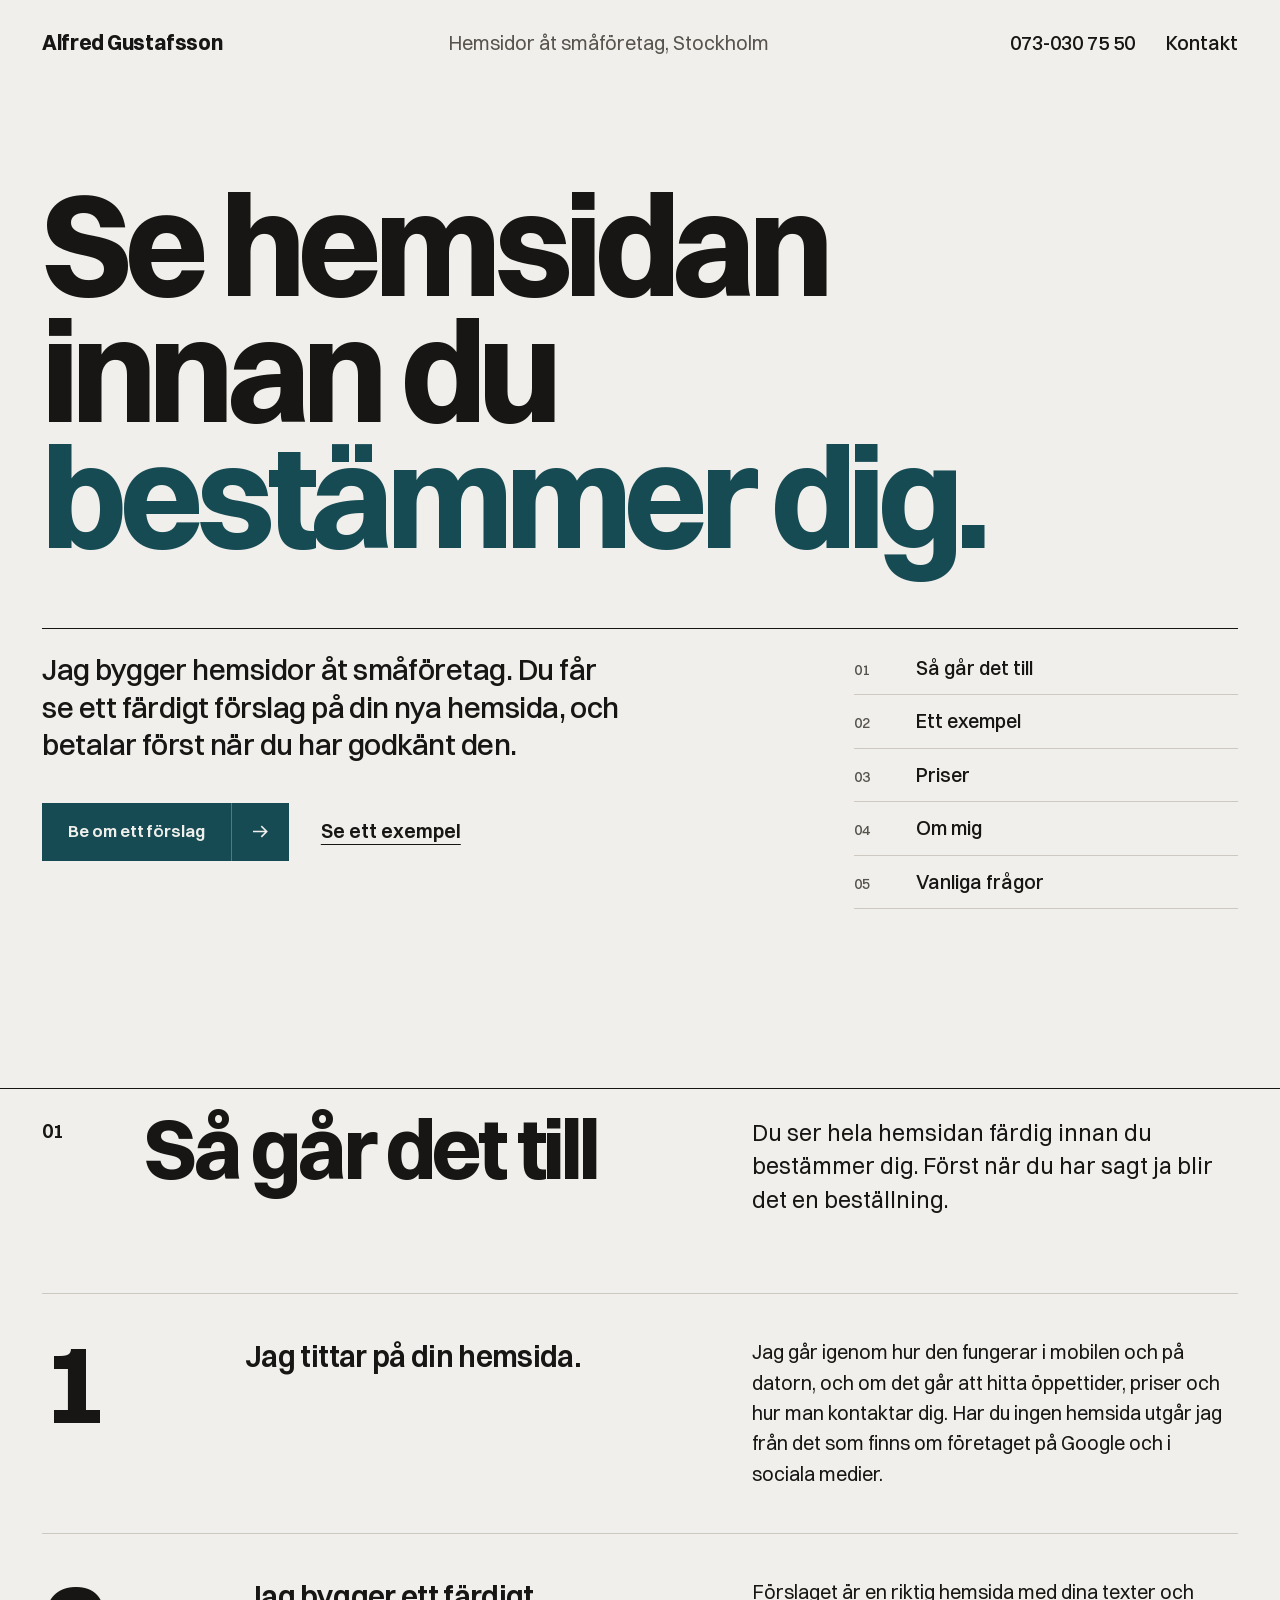
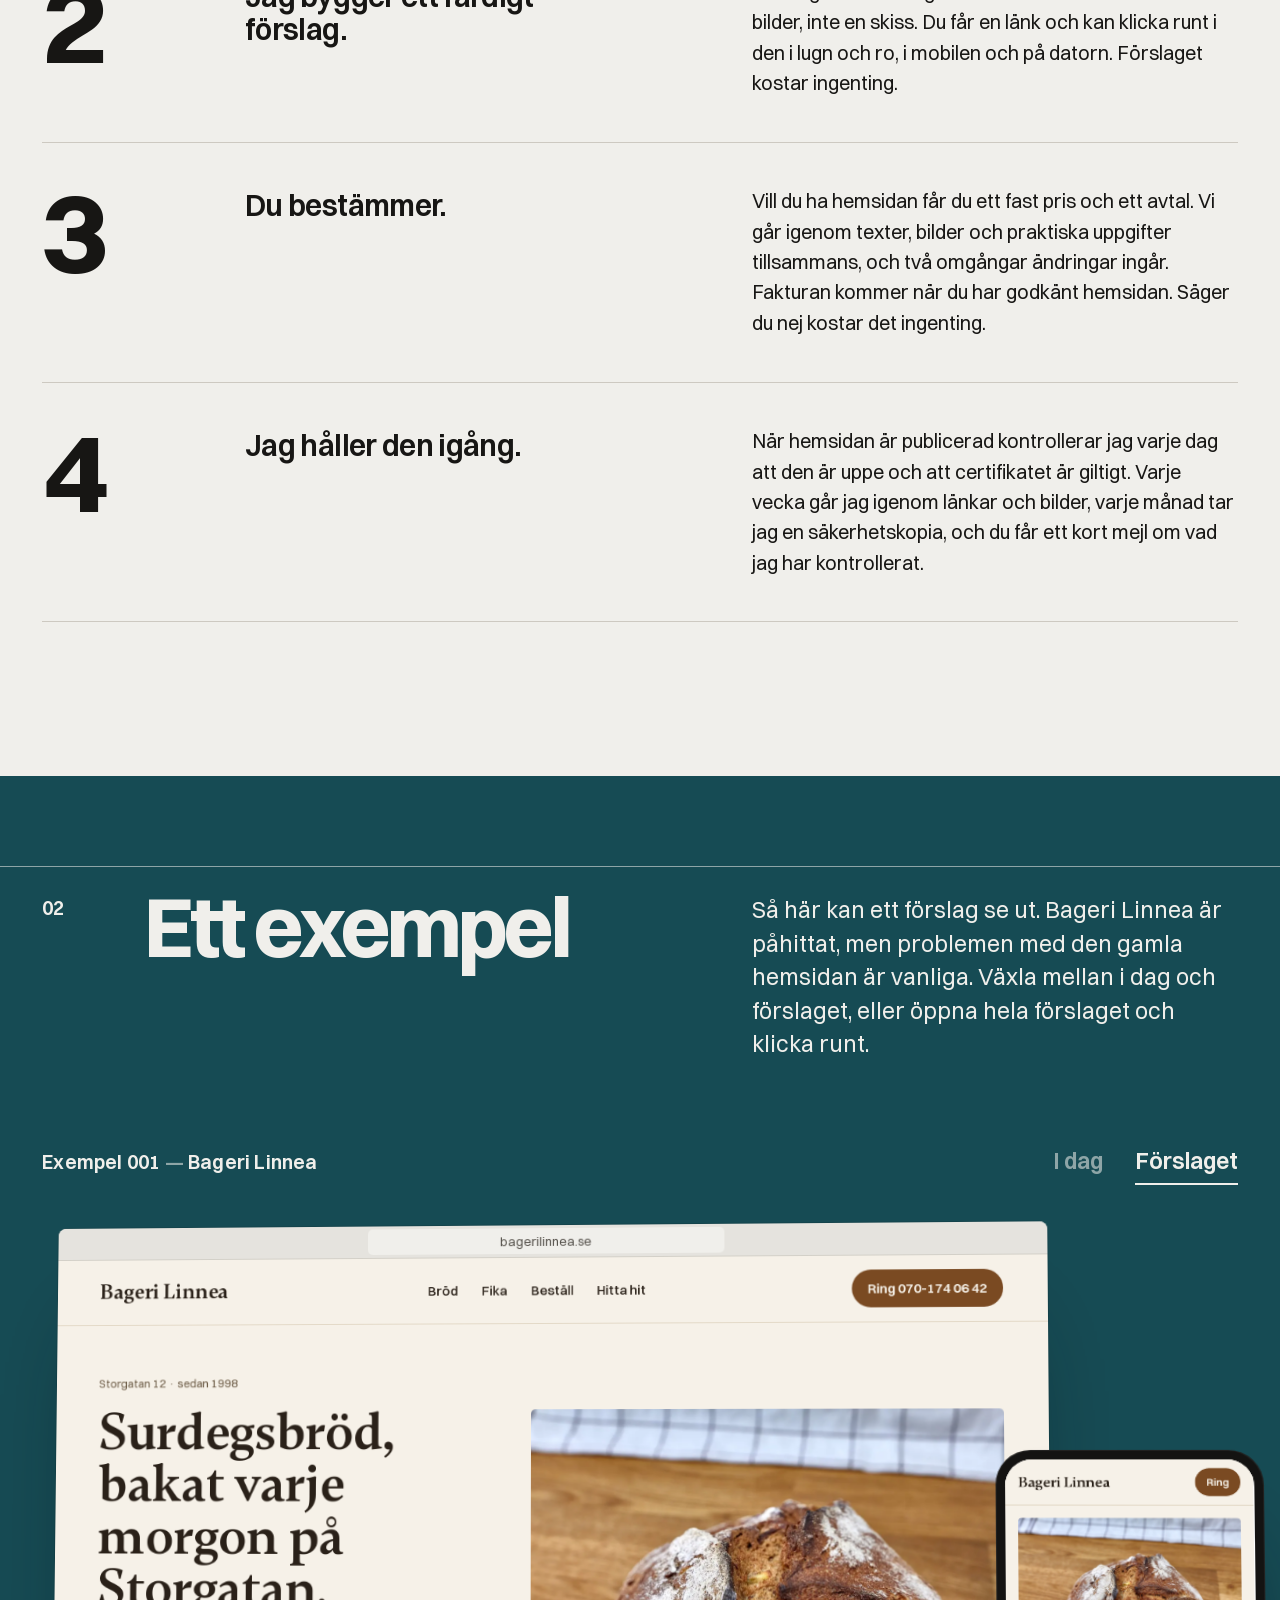
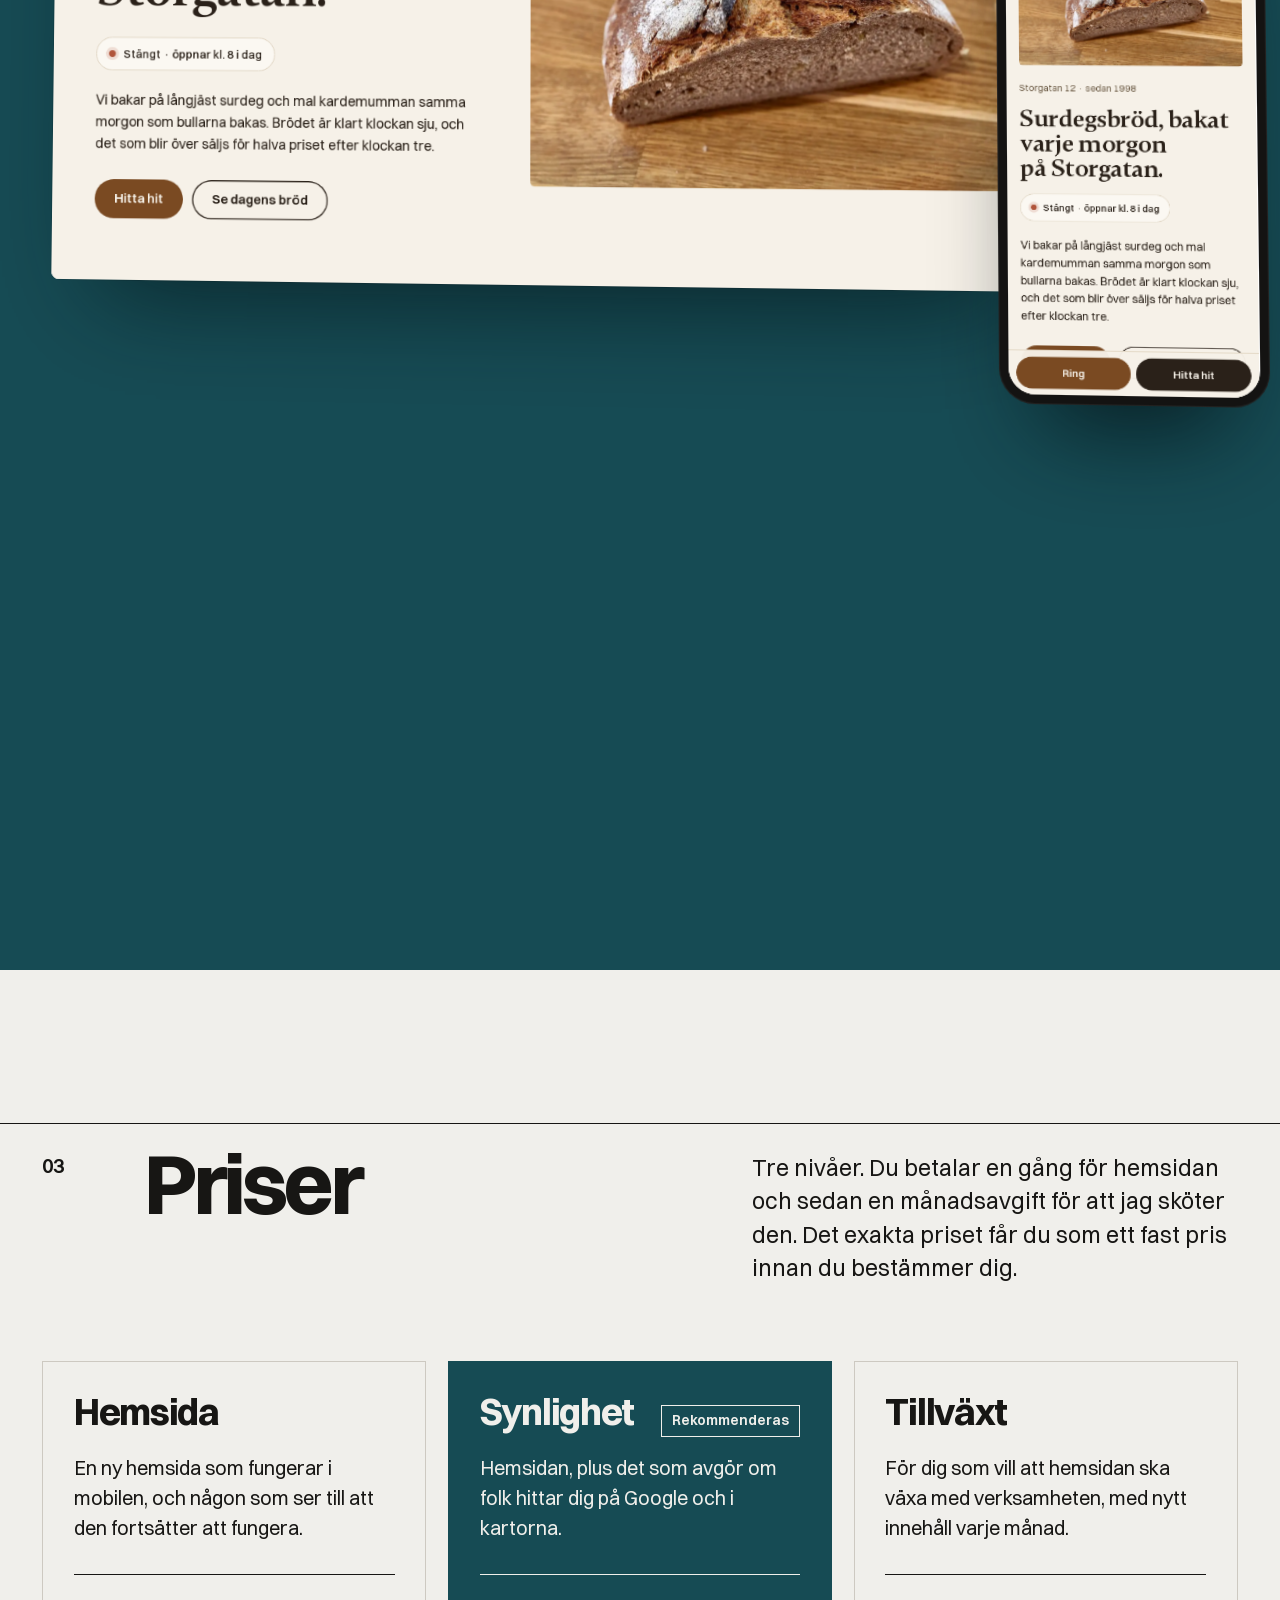
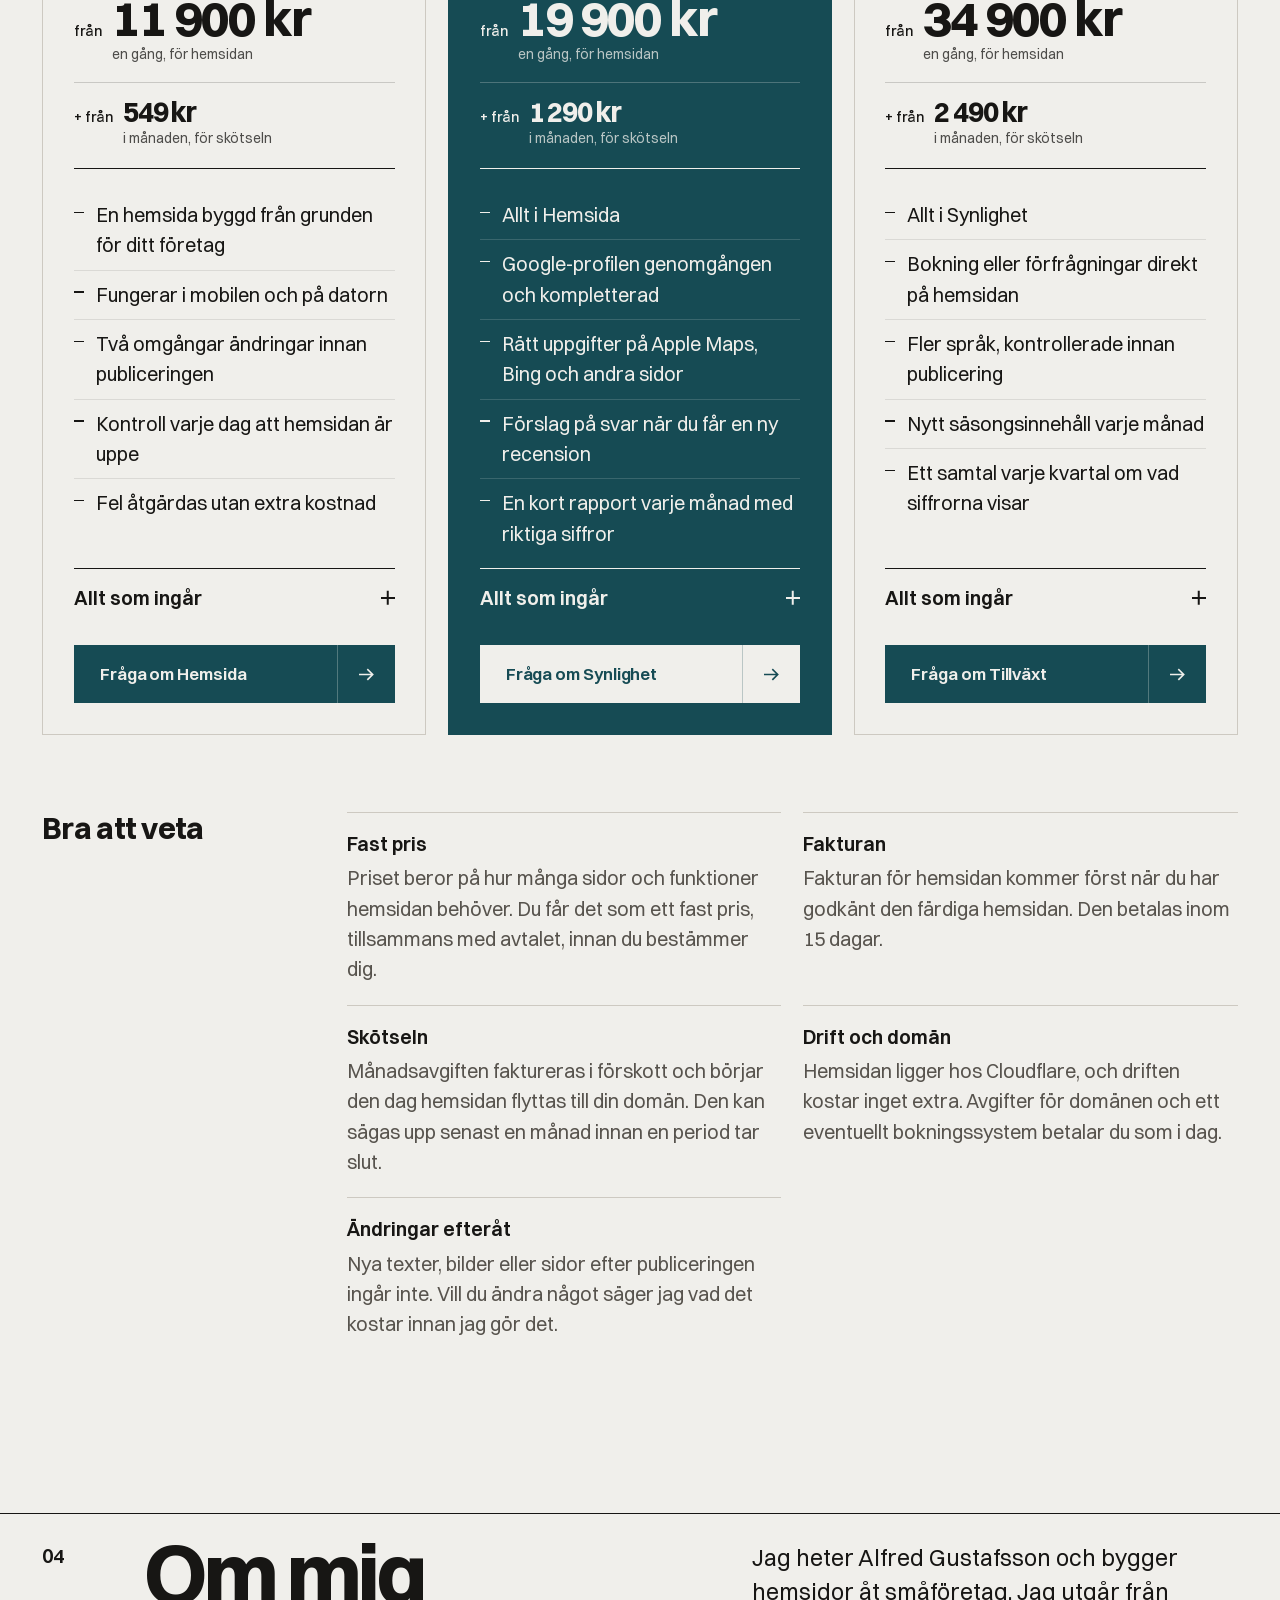
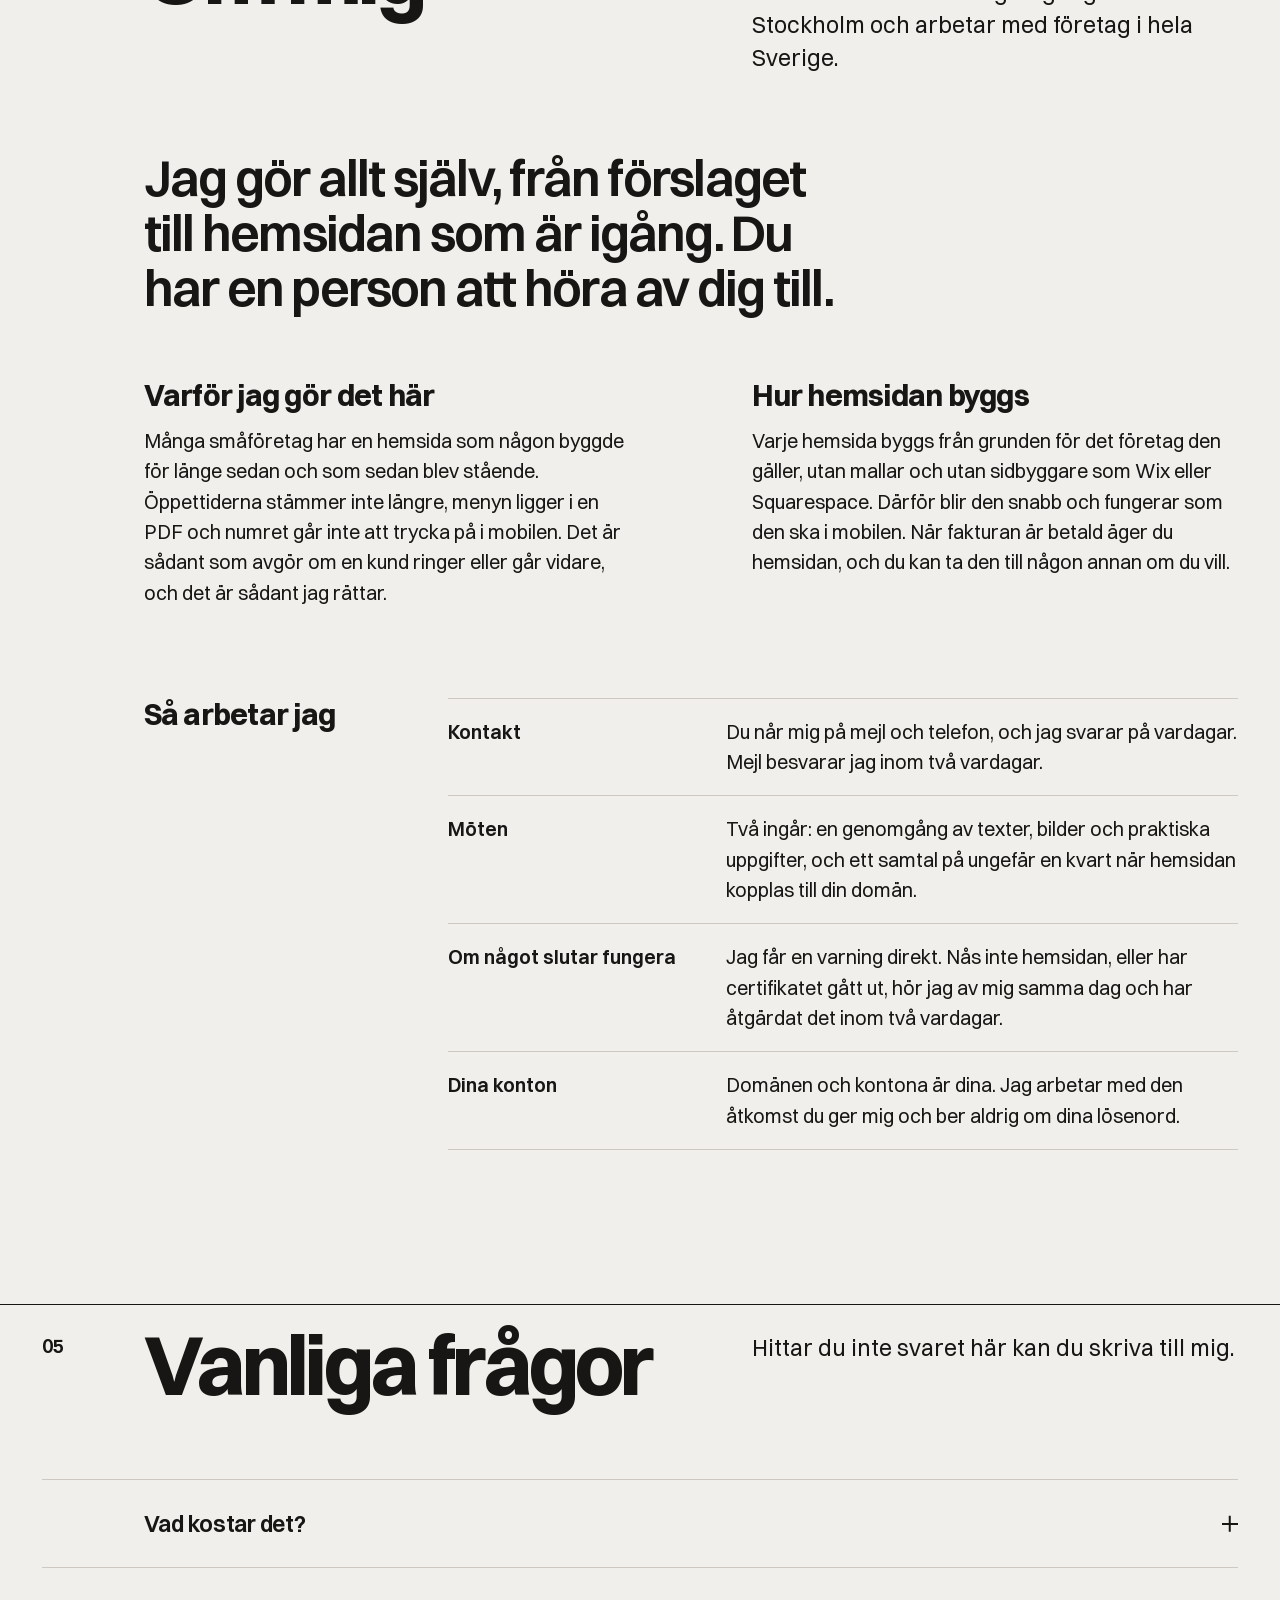
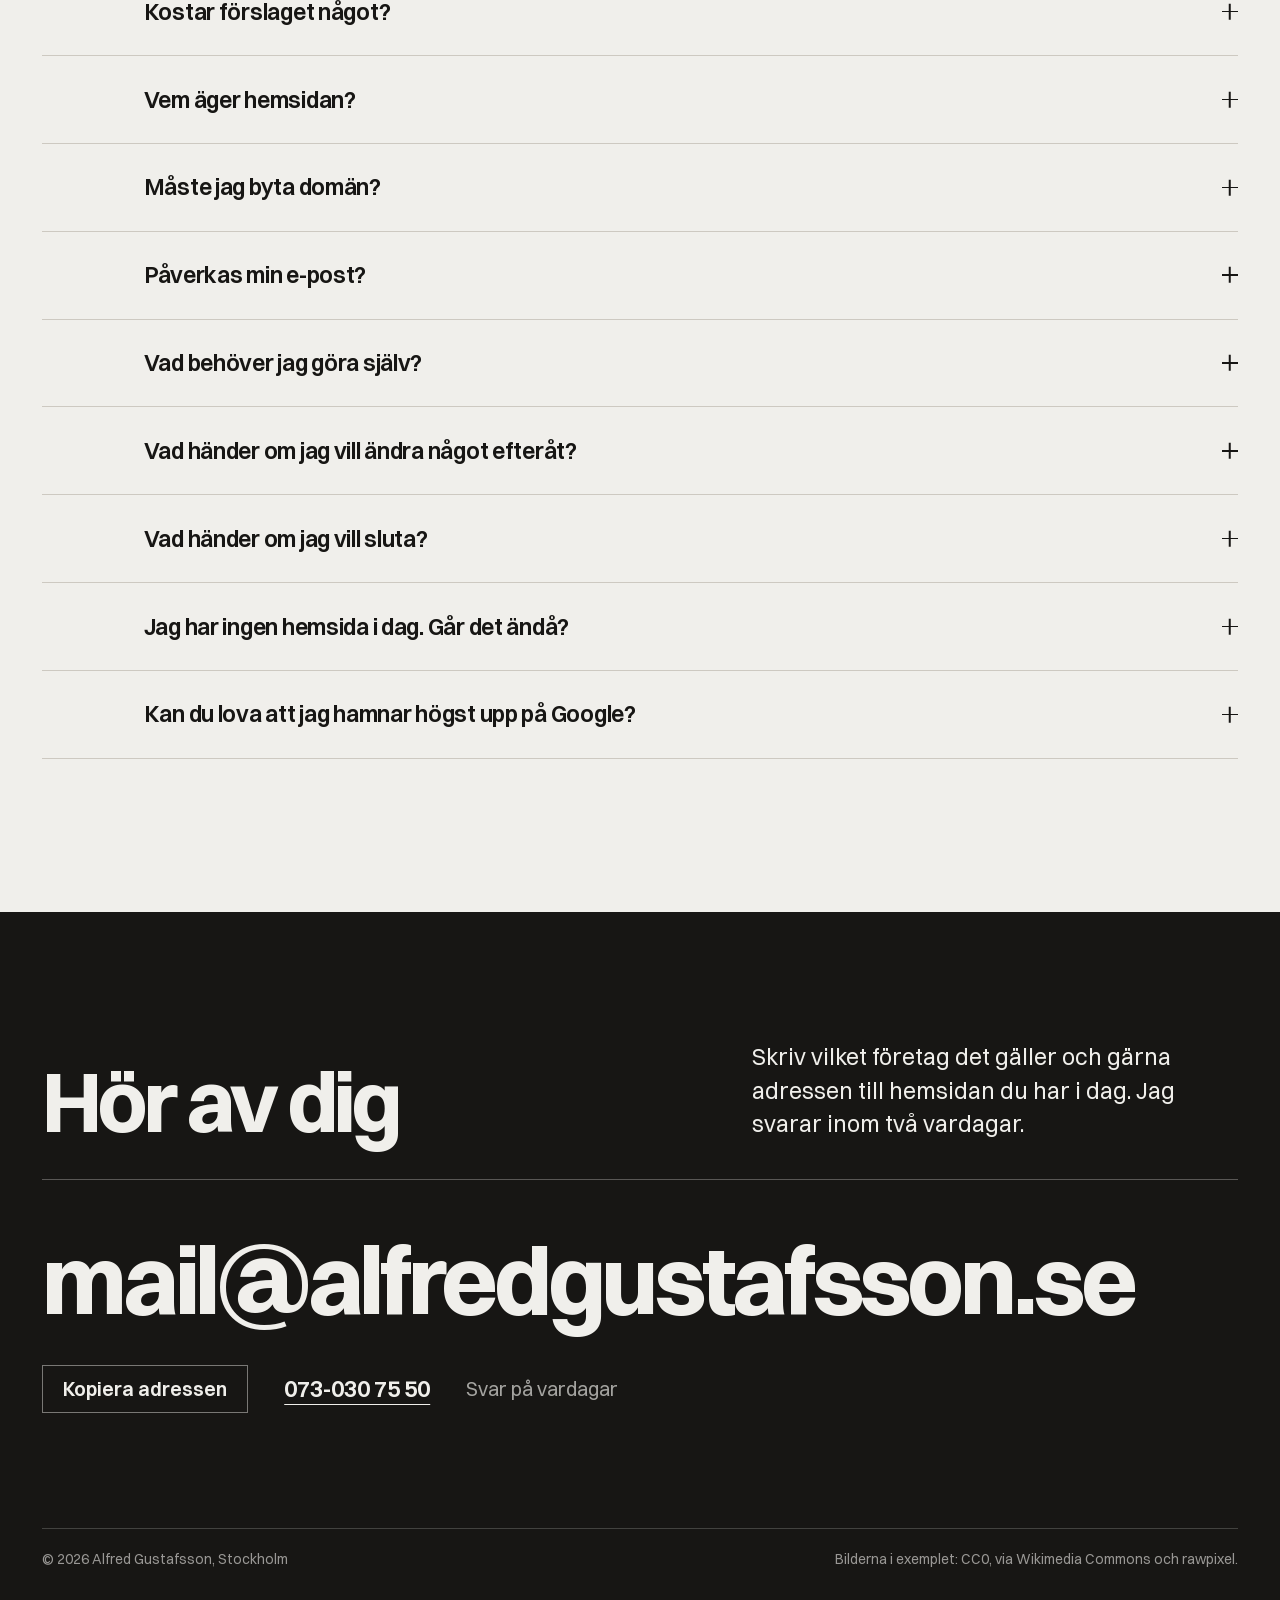
<file: index.html>
<!doctype html>
<html lang="sv">
<head>
<meta charset="utf-8">
<meta name="viewport" content="width=device-width, initial-scale=1">
<title>Alfred Gustafsson – hemsidor åt småföretag</title>
<meta name="description" content="Jag bygger hemsidor åt småföretag. Du får se ett färdigt förslag på din nya hemsida och betalar först när du har godkänt den. Stockholm, företag i hela Sverige.">
<link rel="canonical" href="https://alfredg.se/">
<meta property="og:type" content="website">
<meta property="og:locale" content="sv_SE">
<meta property="og:url" content="https://alfredg.se/">
<meta property="og:title" content="Alfred Gustafsson – hemsidor åt småföretag">
<meta property="og:description" content="Se hemsidan innan du bestämmer dig. Du får ett färdigt förslag och betalar först när du har godkänt det.">
<meta name="theme-color" content="#f0efeb">
<link rel="icon" href="favicon.svg" type="image/svg+xml">
<link rel="preload" href="fonts/switzer-700.woff2" as="font" type="font/woff2" crossorigin>
<link rel="preload" href="fonts/switzer-400.woff2" as="font" type="font/woff2" crossorigin>
<link rel="stylesheet" href="style.css">
<script>document.documentElement.classList.add('js')</script>
</head>
<body>
<a class="skip" href="#innehall">Till innehållet</a>

<header class="hero" id="top">
  <div class="bar wrap">
    <a class="mark" href="#top">Alfred Gustafsson</a>
    <p class="bar-what">Hemsidor åt småföretag, Stockholm</p>
    <nav class="bar-nav" aria-label="Kontakt">
      <a class="bar-phone" href="tel:+46730307550">073-030 75 50</a>
      <a href="#kontakt">Kontakt</a>
    </nav>
  </div>

  <h1 class="statement wrap rise"><span>Se hemsidan</span> <span>innan du</span> <span>bestämmer dig.</span></h1>

  <div class="hero-foot wrap">
    <div class="hero-grid grid">
      <div class="hero-lead rise">
        <p class="lead">Jag bygger hemsidor åt småföretag. Du får se ett färdigt förslag på din nya hemsida, och betalar först när du har godkänt den.</p>
        <p class="hero-actions">
          <a class="button" href="#kontakt"><span class="button-label">Be om ett förslag</span><span class="button-arrow" aria-hidden="true"><svg viewBox="0 0 20 20" fill="none" stroke="currentColor" stroke-width="1.75" stroke-linecap="square"><path d="M3 10h13M11.5 5l5 5-5 5"/></svg></span></a>
          <a class="text-link" href="#exempel">Se ett exempel</a>
        </p>
      </div>
      <nav class="index rise" aria-label="Innehåll">
        <ol>
          <li><a href="#sa-gar-det-till"><span>01</span>Så går det till</a></li>
          <li><a href="#exempel"><span>02</span>Ett exempel</a></li>
          <li><a href="#priser"><span>03</span>Priser</a></li>
          <li><a href="#om-mig"><span>04</span>Om mig</a></li>
          <li><a href="#fragor"><span>05</span>Vanliga frågor</a></li>
        </ol>
      </nav>
    </div>
  </div>
</header>

<main id="innehall">

<section class="section steps" id="sa-gar-det-till" aria-labelledby="steps-title">
  <div class="section-head wrap grid rise">
    <p class="num">01</p>
    <h2 id="steps-title">Så går det till</h2>
    <p class="section-lead">Du ser hela hemsidan färdig innan du bestämmer dig. Först när du har sagt ja blir det en beställning.</p>
  </div>
  <ol class="step-list wrap">
    <li class="step grid rise">
      <span class="step-num" aria-hidden="true">1</span>
      <h3>Jag tittar på din hemsida.</h3>
      <p>Jag går igenom hur den fungerar i mobilen och på datorn, och om det går att hitta öppettider, priser och hur man kontaktar dig. Har du ingen hemsida utgår jag från det som finns om företaget på Google och i sociala medier.</p>
    </li>
    <li class="step grid rise">
      <span class="step-num" aria-hidden="true">2</span>
      <h3>Jag bygger ett färdigt förslag.</h3>
      <p>Förslaget är en riktig hemsida med dina texter och bilder, inte en skiss. Du får en länk och kan klicka runt i den i lugn och ro, i mobilen och på datorn. Förslaget kostar ingenting.</p>
    </li>
    <li class="step grid rise">
      <span class="step-num" aria-hidden="true">3</span>
      <h3>Du bestämmer.</h3>
      <p>Vill du ha hemsidan får du ett fast pris och ett avtal. Vi går igenom texter, bilder och praktiska uppgifter tillsammans, och två omgångar ändringar ingår. Fakturan kommer när du har godkänt hemsidan. Säger du nej kostar det ingenting.</p>
    </li>
    <li class="step grid rise">
      <span class="step-num" aria-hidden="true">4</span>
      <h3>Jag håller den igång.</h3>
      <p>När hemsidan är publicerad kontrollerar jag varje dag att den är uppe och att certifikatet är giltigt. Varje vecka går jag igenom länkar och bilder, varje månad tar jag en säkerhetskopia, och du får ett kort mejl om vad jag har kontrollerat.</p>
    </li>
  </ol>
</section>

<section class="section example" id="exempel" aria-labelledby="example-title">
  <div class="section-head wrap grid rise">
    <p class="num">02</p>
    <h2 id="example-title">Ett exempel</h2>
    <p class="section-lead">Så här kan ett förslag se ut. Bageri Linnea är påhittat, men problemen med den gamla hemsidan är vanliga. Växla mellan i dag och förslaget, eller öppna hela förslaget och klicka runt.</p>
  </div>

  <div class="example-bar wrap">
    <p class="case">Exempel 001 <span>—</span> Bageri Linnea</p>
    <div class="toggle" role="group" aria-label="Visa hemsidan">
      <button type="button" data-show="before" aria-pressed="false">I dag</button>
      <button type="button" data-show="after" aria-pressed="true">Förslaget</button>
    </div>
  </div>

  <div class="stage wrap rise" data-state="after">
    <div class="stage-in">
      <div class="tilt">
        <div class="browser">
          <div class="browser-top" aria-hidden="true"><span class="url">bagerilinnea.se</span></div>
          <div class="screen">
            <iframe class="shot shot-after" data-w="1280" src="exempel/?ram" title="Förslaget: Bageri Linneas nya hemsida på en dator" tabindex="-1" aria-hidden="true" inert loading="lazy"></iframe>
            <iframe class="shot shot-before" data-w="1280" src="exempel/i-dag.html?ram" title="Bageri Linneas hemsida i dag, på en dator" tabindex="-1" aria-hidden="true" inert loading="lazy"></iframe>
          </div>
        </div>
        <div class="phone">
          <div class="screen">
            <iframe class="shot shot-after" data-w="390" src="exempel/?ram" title="Förslaget i en mobil" tabindex="-1" aria-hidden="true" inert loading="lazy"></iframe>
            <iframe class="shot shot-before" data-w="980" src="exempel/i-dag.html?ram" title="Hemsidan i dag, i en mobil" tabindex="-1" aria-hidden="true" inert loading="lazy"></iframe>
          </div>
        </div>
      </div>
    </div>
  </div>

  <div class="example-foot wrap grid rise">
    <table class="changes">
      <caption class="sr">Vad som ändrades i förslaget</caption>
      <thead>
        <tr><th scope="col"><span class="sr">Vad</span></th><th scope="col">I dag</th><th scope="col">Förslaget</th></tr>
      </thead>
      <tbody>
        <tr><th scope="row">Öppettider</th><td>Fanns bara på Facebook.</td><td>Står överst, med om bageriet har öppet just nu.</td></tr>
        <tr><th scope="row">Meny</th><td>En PDF på 2,4 MB.</td><td>Bröd och fika med priser direkt på sidan.</td></tr>
        <tr><th scope="row">Mobilen</th><td>Man fick zooma för att läsa.</td><td>Byggd för mobilen först, med Ring och Hitta hit nära tummen.</td></tr>
        <tr><th scope="row">Beställningar</th><td>Stod ingenstans.</td><td>En egen del om att beställa till helgen.</td></tr>
      </tbody>
    </table>
    <p class="example-cta">
      <a class="button button-light" href="exempel/"><span class="button-label">Öppna hela förslaget</span><span class="button-arrow" aria-hidden="true"><svg viewBox="0 0 20 20" fill="none" stroke="currentColor" stroke-width="1.75" stroke-linecap="square"><path d="M3 10h13M11.5 5l5 5-5 5"/></svg></span></a>
    </p>
  </div>
</section>

<section class="section pricing" id="priser" aria-labelledby="pricing-title">
  <div class="section-head wrap grid rise">
    <p class="num">03</p>
    <h2 id="pricing-title">Priser</h2>
    <p class="section-lead">Tre nivåer. Du betalar en gång för hemsidan och sedan en månadsavgift för att jag sköter den. Det exakta priset får du som ett fast pris innan du bestämmer dig.</p>
  </div>

  <div class="plans wrap rise">
    <article class="plan" aria-labelledby="plan-1">
      <header class="plan-head"><h3 id="plan-1">Hemsida</h3></header>
      <p class="plan-pitch">En ny hemsida som fungerar i mobilen, och någon som ser till att den fortsätter att fungera.</p>
      <div class="price">
        <p class="price-once"><span class="from">från</span><strong>11 900 kr</strong><span class="per">en gång, för hemsidan</span></p>
        <p class="price-month"><span class="from">+ från</span><strong>549 kr</strong><span class="per">i månaden, för skötseln</span></p>
      </div>
      <ul class="plan-keys">
        <li>En hemsida byggd från grunden för ditt företag</li>
        <li>Fungerar i mobilen och på datorn</li>
        <li>Två omgångar ändringar innan publiceringen</li>
        <li>Kontroll varje dag att hemsidan är uppe</li>
        <li>Fel åtgärdas utan extra kostnad</li>
      </ul>
      <details class="more">
        <summary><span>Allt som ingår</span><span class="plus" aria-hidden="true"></span></summary>
        <div class="more-body">
          <h4>Innan publiceringen</h4>
          <ul>
            <li>Hemsidan du har sett i förslaget, anpassad efter dina önskemål.</li>
            <li>En genomgång av texter, bilder och praktiska uppgifter. Två omgångar ändringar ingår.</li>
            <li>Alla sidor och länkar kontrolleras i mobilen och på datorn innan bytet.</li>
            <li>Flytten till din domän i ett samtal på ungefär 15 minuter. Din e-post ändras inte.</li>
          </ul>
          <h4>Skötseln</h4>
          <ul>
            <li><b>Varje dag:</b> att hemsidan är uppe, att certifikatet (hänglåset i webbläsaren) är giltigt och att ingen har ändrat innehållet utan att du vet om det.</li>
            <li><b>Varje vecka:</b> att länkar och bilder fungerar.</li>
            <li><b>Varje månad:</b> att telefonnummer, e-post och vägbeskrivning fungerar från en riktig mobil, och en säkerhetskopia av hemsidan.</li>
            <li>Ett kort mejl varje månad om vad jag har kontrollerat och åtgärdat.</li>
            <li>En påminnelse i god tid innan domänen behöver förnyas.</li>
          </ul>
        </div>
      </details>
      <a class="button button-plan" href="mailto:mail@alfredgustafsson.se?subject=Hemsida"><span class="button-label">Fråga om Hemsida</span><span class="button-arrow" aria-hidden="true"><svg viewBox="0 0 20 20" fill="none" stroke="currentColor" stroke-width="1.75" stroke-linecap="square"><path d="M3 10h13M11.5 5l5 5-5 5"/></svg></span></a>
    </article>

    <article class="plan plan-pick" aria-labelledby="plan-2">
      <header class="plan-head"><h3 id="plan-2">Synlighet</h3><p class="tag">Rekommenderas</p></header>
      <p class="plan-pitch">Hemsidan, plus det som avgör om folk hittar dig på Google och i kartorna.</p>
      <div class="price">
        <p class="price-once"><span class="from">från</span><strong>19 900 kr</strong><span class="per">en gång, för hemsidan</span></p>
        <p class="price-month"><span class="from">+ från</span><strong>1 290 kr</strong><span class="per">i månaden, för skötseln</span></p>
      </div>
      <ul class="plan-keys">
        <li>Allt i Hemsida</li>
        <li>Google-profilen genomgången och kompletterad</li>
        <li>Rätt uppgifter på Apple Maps, Bing och andra sidor</li>
        <li>Förslag på svar när du får en ny recension</li>
        <li>En kort rapport varje månad med riktiga siffror</li>
      </ul>
      <details class="more">
        <summary><span>Allt som ingår</span><span class="plus" aria-hidden="true"></span></summary>
        <div class="more-body">
          <h4>Innan publiceringen, utöver Hemsida</h4>
          <ul>
            <li>Din Google-profil gås igenom och kompletteras. Du är fortfarande ägare och lägger till mig som ansvarig.</li>
            <li>Dina uppgifter rättas på Apple Maps, Bing och andra sidor där dina kunder hittar dig.</li>
            <li>Hemsidan förbereds för sökmotorer: sidtitlar, beskrivningar och uppgifter som Google kan läsa.</li>
            <li>E-posten på din domän ställs in så att dina mejl inte hamnar i skräpposten och ingen kan skicka mejl i ditt namn (SPF, DKIM och DMARC).</li>
            <li>Klick på Ring, Vägbeskrivning och bokning börjar räknas, så att du ser vad hemsidan ger.</li>
          </ul>
          <h4>Varje månad, utöver Hemsida</h4>
          <ul>
            <li>En kort rapport: hur många som hittar dig på Google och hur många som klickar på ring, vägbeskrivning eller bokning.</li>
            <li>Besked när du får en ny recension, med ett förslag på svar som du godkänner innan det publiceras. Upp till 15 i månaden.</li>
            <li>Kontroll att öppettider, telefonnummer och bokningslänk är desamma på hemsidan, Google och andra sidor.</li>
            <li>En påminnelse inför helgdagar, så att du hinner ändra öppettiderna.</li>
          </ul>
          <p class="more-note">Jag kan inte lova en viss placering på Google. Det kan ingen.</p>
        </div>
      </details>
      <a class="button button-plan" href="mailto:mail@alfredgustafsson.se?subject=Synlighet"><span class="button-label">Fråga om Synlighet</span><span class="button-arrow" aria-hidden="true"><svg viewBox="0 0 20 20" fill="none" stroke="currentColor" stroke-width="1.75" stroke-linecap="square"><path d="M3 10h13M11.5 5l5 5-5 5"/></svg></span></a>
    </article>

    <article class="plan" aria-labelledby="plan-3">
      <header class="plan-head"><h3 id="plan-3">Tillväxt</h3></header>
      <p class="plan-pitch">För dig som vill att hemsidan ska växa med verksamheten, med nytt innehåll varje månad.</p>
      <div class="price">
        <p class="price-once"><span class="from">från</span><strong>34 900 kr</strong><span class="per">en gång, för hemsidan</span></p>
        <p class="price-month"><span class="from">+ från</span><strong>2 490 kr</strong><span class="per">i månaden, för skötseln</span></p>
      </div>
      <ul class="plan-keys">
        <li>Allt i Synlighet</li>
        <li>Bokning eller förfrågningar direkt på hemsidan</li>
        <li>Fler språk, kontrollerade innan publicering</li>
        <li>Nytt säsongsinnehåll varje månad</li>
        <li>Ett samtal varje kvartal om vad siffrorna visar</li>
      </ul>
      <details class="more">
        <summary><span>Allt som ingår</span><span class="plus" aria-hidden="true"></span></summary>
        <div class="more-body">
          <h4>Innan publiceringen, utöver Synlighet</h4>
          <ul>
            <li>Bokning eller förfrågningar direkt på hemsidan, byggt och testat hela vägen.</li>
            <li>Ett andra och tredje språk, som kontrolleras innan de publiceras.</li>
            <li>Lokala guidesidor, till exempel hur man hittar dit, parkering och vad som finns i närheten.</li>
            <li>Säsongssidor för riktiga evenemang, erbjudanden eller menyer.</li>
            <li>Vanliga frågor byggda på de frågor du faktiskt får på telefon och i meddelanden.</li>
          </ul>
          <h4>Varje månad, utöver Synlighet</h4>
          <ul>
            <li>Nytt säsongsinnehåll, som publiceras när du har godkänt det.</li>
            <li>Inlägg och erbjudanden på Google, skrivna för ditt godkännande.</li>
            <li>Språken hålls i takt när innehållet ändras.</li>
            <li>Förslag på svar till recensioner, upp till 40 i månaden.</li>
            <li>Varje kvartal ett samtal om vad siffrorna visar och vad som ska ändras.</li>
          </ul>
        </div>
      </details>
      <a class="button button-plan" href="mailto:mail@alfredgustafsson.se?subject=Tillv%C3%A4xt"><span class="button-label">Fråga om Tillväxt</span><span class="button-arrow" aria-hidden="true"><svg viewBox="0 0 20 20" fill="none" stroke="currentColor" stroke-width="1.75" stroke-linecap="square"><path d="M3 10h13M11.5 5l5 5-5 5"/></svg></span></a>
    </article>
  </div>

  <div class="notes wrap grid rise">
    <h3>Bra att veta</h3>
    <dl>
      <div><dt>Fast pris</dt><dd>Priset beror på hur många sidor och funktioner hemsidan behöver. Du får det som ett fast pris, tillsammans med avtalet, innan du bestämmer dig.</dd></div>
      <div><dt>Fakturan</dt><dd>Fakturan för hemsidan kommer först när du har godkänt den färdiga hemsidan. Den betalas inom 15 dagar.</dd></div>
      <div><dt>Skötseln</dt><dd>Månadsavgiften faktureras i förskott och börjar den dag hemsidan flyttas till din domän. Den kan sägas upp senast en månad innan en period tar slut.</dd></div>
      <div><dt>Drift och domän</dt><dd>Hemsidan ligger hos Cloudflare, och driften kostar inget extra. Avgifter för domänen och ett eventuellt bokningssystem betalar du som i dag.</dd></div>
      <div><dt>Ändringar efteråt</dt><dd>Nya texter, bilder eller sidor efter publiceringen ingår inte. Vill du ändra något säger jag vad det kostar innan jag gör det.</dd></div>
    </dl>
  </div>
</section>

<section class="section about" id="om-mig" aria-labelledby="about-title">
  <div class="section-head wrap grid rise">
    <p class="num">04</p>
    <h2 id="about-title">Om mig</h2>
    <p class="section-lead">Jag heter Alfred Gustafsson och bygger hemsidor åt småföretag. Jag utgår från Stockholm och arbetar med företag i hela Sverige.</p>
  </div>

  <div class="about-body wrap grid">
    <p class="about-big rise">Jag gör allt själv, från förslaget till hemsidan som är igång. Du har en person att höra av dig till.</p>
    <div class="about-col about-why rise">
      <h3>Varför jag gör det här</h3>
      <p>Många småföretag har en hemsida som någon byggde för länge sedan och som sedan blev stående. Öppettiderna stämmer inte längre, menyn ligger i en PDF och numret går inte att trycka på i mobilen. Det är sådant som avgör om en kund ringer eller går vidare, och det är sådant jag rättar.</p>
    </div>
    <div class="about-col about-how rise">
      <h3>Hur hemsidan byggs</h3>
      <p>Varje hemsida byggs från grunden för det företag den gäller, utan mallar och utan sidbyggare som Wix eller Squarespace. Därför blir den snabb och fungerar som den ska i mobilen. När fakturan är betald äger du hemsidan, och du kan ta den till någon annan om du vill.</p>
    </div>
  </div>

  <div class="work wrap grid rise">
    <h3>Så arbetar jag</h3>
    <dl class="work-rows">
      <div><dt>Kontakt</dt><dd>Du når mig på mejl och telefon, och jag svarar på vardagar. Mejl besvarar jag inom två vardagar.</dd></div>
      <div><dt>Möten</dt><dd>Två ingår: en genomgång av texter, bilder och praktiska uppgifter, och ett samtal på ungefär en kvart när hemsidan kopplas till din domän.</dd></div>
      <div><dt>Om något slutar fungera</dt><dd>Jag får en varning direkt. Nås inte hemsidan, eller har certifikatet gått ut, hör jag av mig samma dag och har åtgärdat det inom två vardagar.</dd></div>
      <div><dt>Dina konton</dt><dd>Domänen och kontona är dina. Jag arbetar med den åtkomst du ger mig och ber aldrig om dina lösenord.</dd></div>
    </dl>
  </div>
</section>

<section class="section faq" id="fragor" aria-labelledby="faq-title">
  <div class="section-head wrap grid rise">
    <p class="num">05</p>
    <h2 id="faq-title">Vanliga frågor</h2>
    <p class="section-lead">Hittar du inte svaret här kan du skriva till mig.</p>
  </div>
  <div class="faq-list wrap rise">
    <details class="qa">
      <summary><span>Vad kostar det?</span><span class="plus" aria-hidden="true"></span></summary>
      <div class="qa-body"><p>Från 11 900 kronor för hemsidan och 549 kronor i månaden för skötseln. Det exakta priset beror på hur många sidor och funktioner hemsidan behöver, och du får det som ett fast pris innan du bestämmer dig. Alla tre nivåerna står under <a href="#priser">Priser</a>.</p></div>
    </details>
    <details class="qa">
      <summary><span>Kostar förslaget något?</span><span class="plus" aria-hidden="true"></span></summary>
      <div class="qa-body"><p>Nej. Förslaget är gratis och du förbinder dig inte till något. Säger du nej händer inget mer.</p></div>
    </details>
    <details class="qa">
      <summary><span>Vem äger hemsidan?</span><span class="plus" aria-hidden="true"></span></summary>
      <div class="qa-body"><p>Du. När fakturan är betald äger du hemsidan, och domänen och kontona är dina.</p></div>
    </details>
    <details class="qa">
      <summary><span>Måste jag byta domän?</span><span class="plus" aria-hidden="true"></span></summary>
      <div class="qa-body"><p>Nej. Den nya hemsidan hamnar på samma adress som i dag, och allt står kvar i ditt namn.</p></div>
    </details>
    <details class="qa">
      <summary><span>Påverkas min e-post?</span><span class="plus" aria-hidden="true"></span></summary>
      <div class="qa-body"><p>Nej. Din e-postadress ändras inte. Jag för över dina nuvarande inställningar i förväg, så att e-posten fortsätter att fungera när hemsidan flyttas.</p></div>
    </details>
    <details class="qa">
      <summary><span>Vad behöver jag göra själv?</span><span class="plus" aria-hidden="true"></span></summary>
      <div class="qa-body"><p>Titta på förslaget, svara på några frågor om företaget och godkänna texter och bilder. När hemsidan ska kopplas till din domän tar vi ett samtal på ungefär en kvart där jag visar var du klickar.</p></div>
    </details>
    <details class="qa">
      <summary><span>Vad händer om jag vill ändra något efteråt?</span><span class="plus" aria-hidden="true"></span></summary>
      <div class="qa-body"><p>Hör av dig. Fel rättar jag utan extra kostnad. Vill du ha nya texter, bilder eller sidor säger jag vad det kostar innan jag gör något.</p></div>
    </details>
    <details class="qa">
      <summary><span>Vad händer om jag vill sluta?</span><span class="plus" aria-hidden="true"></span></summary>
      <div class="qa-body"><p>Skötseln kan sägas upp senast en månad innan en period tar slut. Du får då hemsidans filer, så att någon annan kan ta över.</p></div>
    </details>
    <details class="qa">
      <summary><span>Jag har ingen hemsida i dag. Går det ändå?</span><span class="plus" aria-hidden="true"></span></summary>
      <div class="qa-body"><p>Ja. Då utgår jag från det som finns om företaget på Google och i sociala medier, och bygger förslaget därifrån.</p></div>
    </details>
    <details class="qa">
      <summary><span>Kan du lova att jag hamnar högst upp på Google?</span><span class="plus" aria-hidden="true"></span></summary>
      <div class="qa-body"><p>Nej, och det kan ingen annan heller. Det jag kan göra är att se till att hemsidan och dina uppgifter är rätt och lätta för Google att läsa. I Synlighet och Tillväxt ser du varje månad hur många som hittar dig.</p></div>
    </details>
  </div>
</section>

</main>

<footer class="contact" id="kontakt" aria-labelledby="contact-title">
  <div class="wrap">
    <div class="contact-head grid rise">
      <h2 id="contact-title">Hör av dig</h2>
      <p class="contact-lead">Skriv vilket företag det gäller och gärna adressen till hemsidan du har i dag. Jag svarar inom två vardagar.</p>
    </div>
    <a class="email rise" href="mailto:mail@alfredgustafsson.se">mail@alfredgustafsson.se</a>
    <div class="contact-row rise">
      <button class="copy" type="button" data-copy="mail@alfredgustafsson.se" hidden><span class="copy-label" aria-live="polite">Kopiera adressen</span></button>
      <a class="contact-phone" href="tel:+46730307550">073-030 75 50</a>
      <p>Svar på vardagar</p>
    </div>
    <div class="colophon">
      <p>© 2026 Alfred Gustafsson, Stockholm</p>
      <p>Bilderna i exemplet: CC0, via Wikimedia Commons och rawpixel.</p>
    </div>
  </div>
</footer>

<script src="main.js" defer></script>
</body>
</html>
</file>
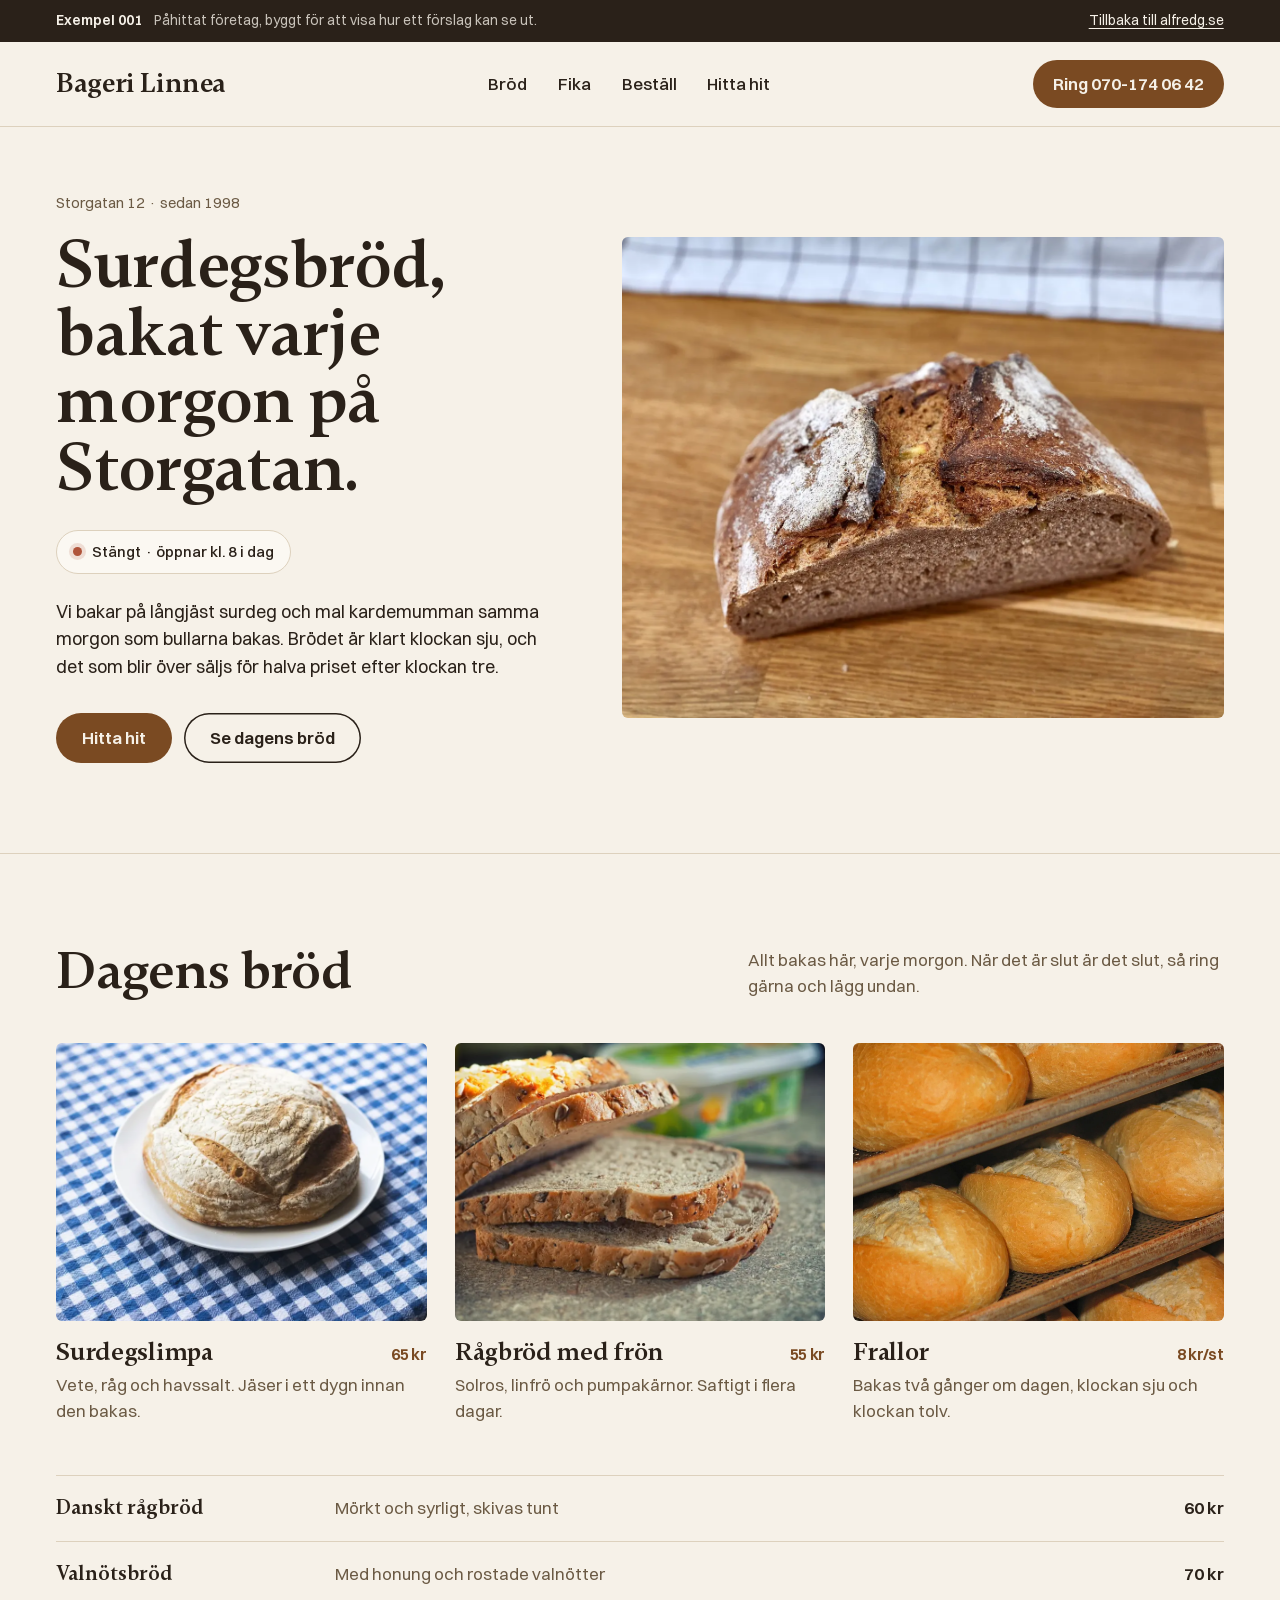
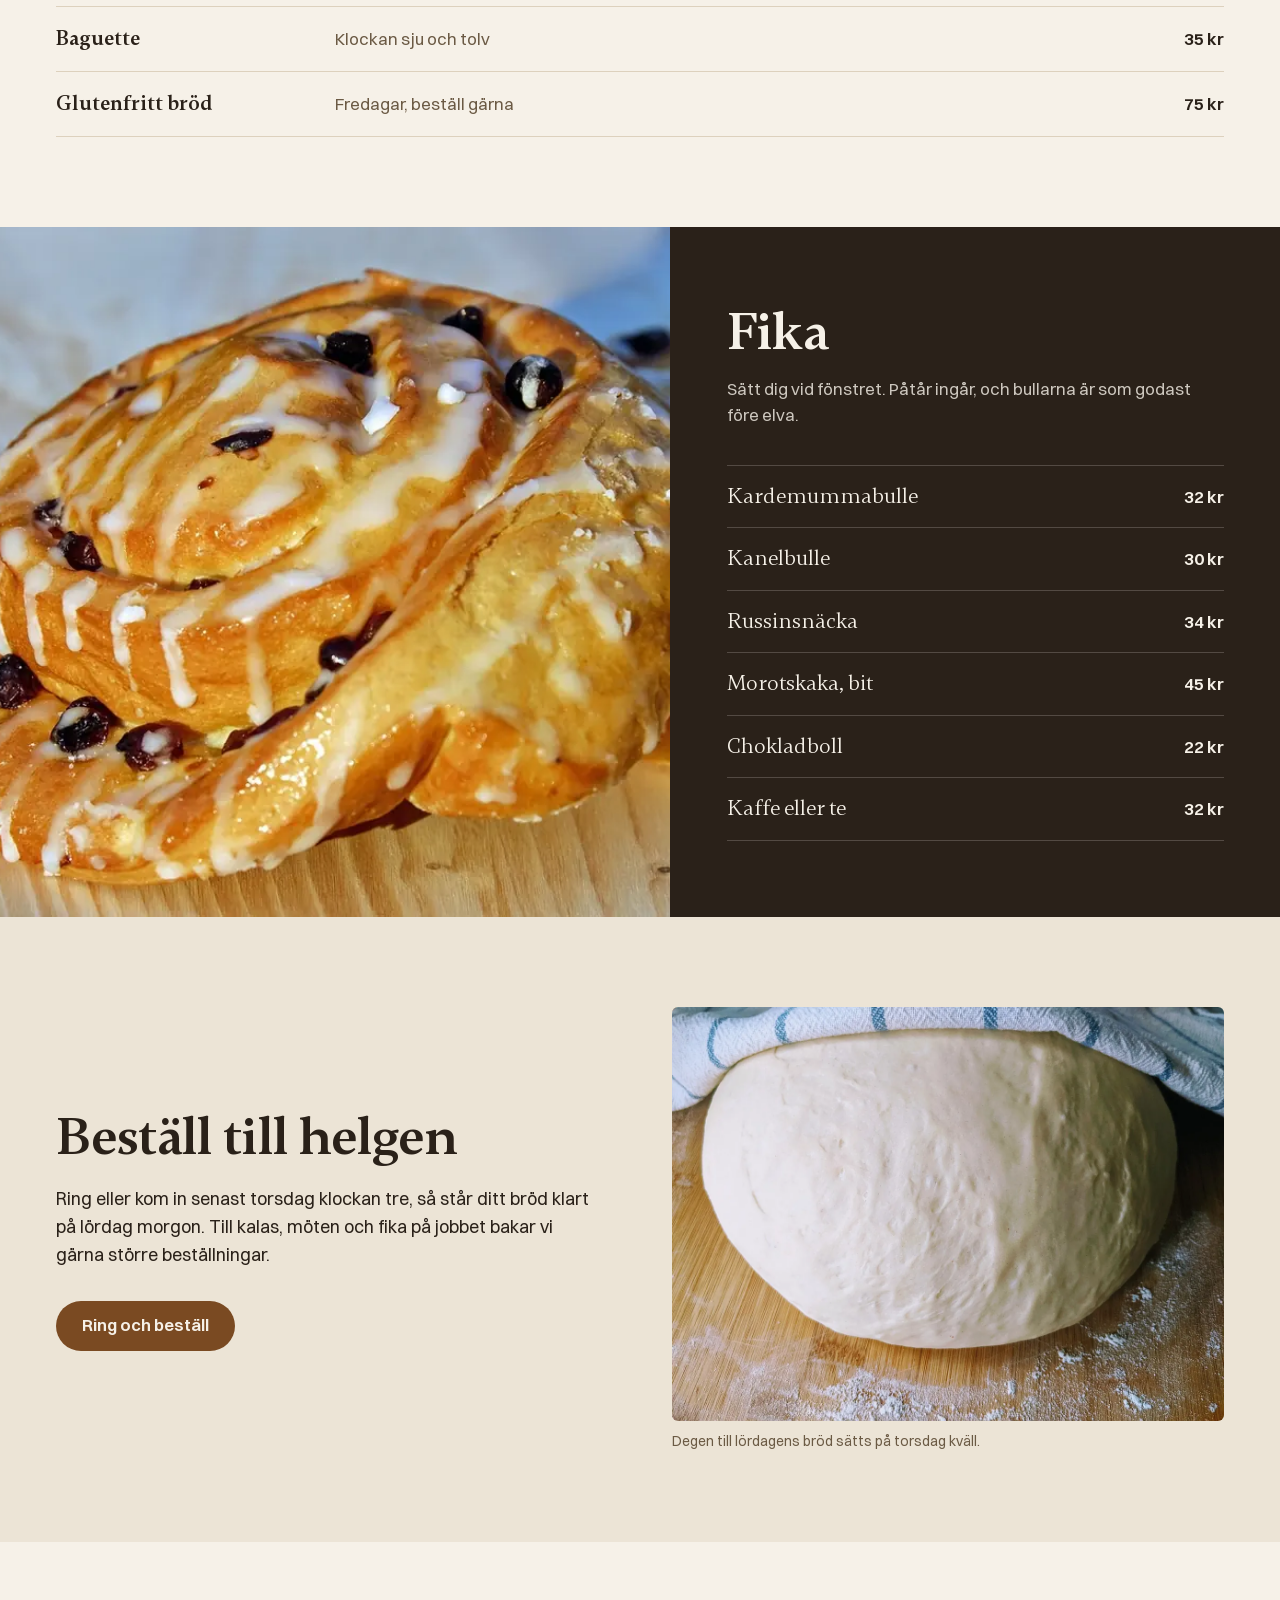
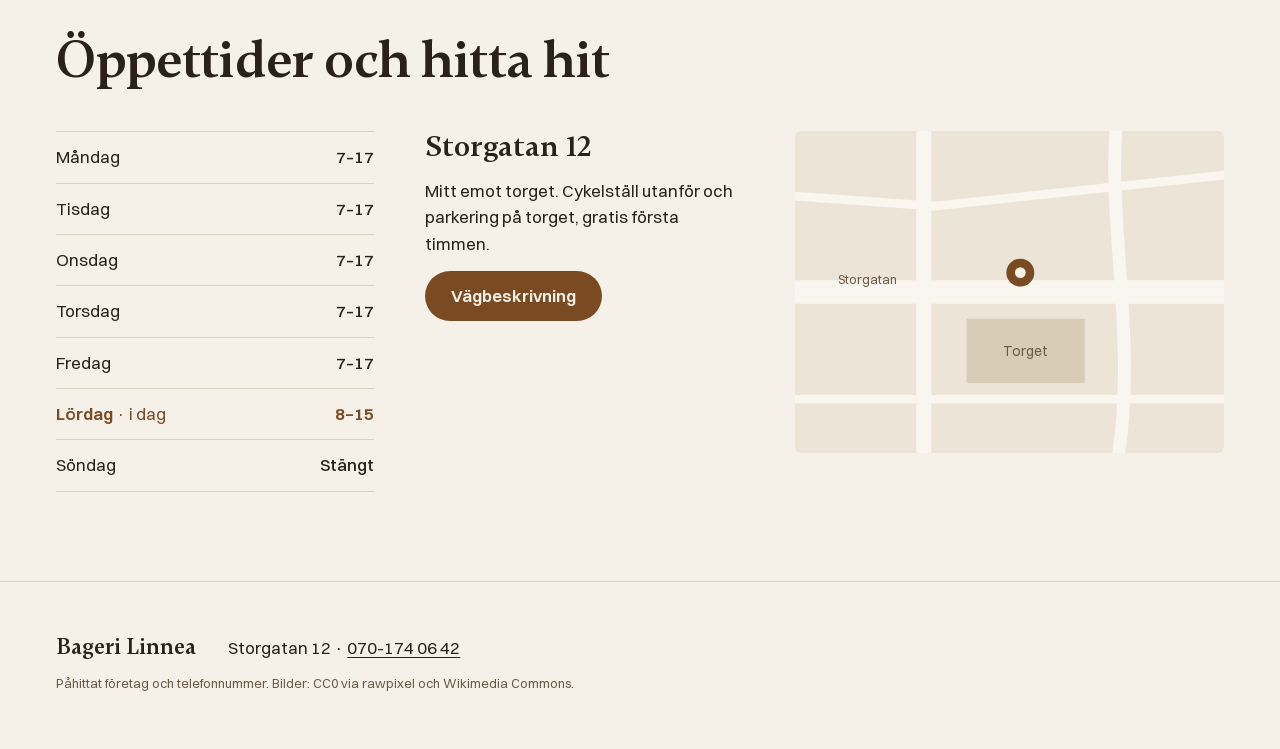
<file: exempel/index.html>
<!doctype html>
<html lang="sv">
<head>
<meta charset="utf-8">
<meta name="viewport" content="width=device-width, initial-scale=1">
<title>Bageri Linnea – exempel på ett förslag</title>
<meta name="robots" content="noindex">
<meta name="description" content="Ett påhittat bageri, byggt av Alfred Gustafsson för att visa hur ett förslag på en ny hemsida kan se ut.">
<meta name="theme-color" content="#f6f1e8">
<link rel="icon" href="../favicon.svg" type="image/svg+xml">
<link rel="preload" href="../fonts/gambetta-600.woff2" as="font" type="font/woff2" crossorigin>
<link rel="stylesheet" href="linnea.css">
<script>
  document.documentElement.classList.add('js');
  if (window.self !== window.top || location.search.indexOf('ram') > -1) document.documentElement.classList.add('in-frame');
</script>
</head>
<body>

<div class="demo-bar">
  <p><strong>Exempel 001</strong><span>Påhittat företag, byggt för att visa hur ett förslag kan se ut.</span></p>
  <a href="../#exempel">Tillbaka till alfredg.se</a>
</div>

<header class="top">
  <a class="name" href="#start">Bageri Linnea</a>
  <nav aria-label="Meny">
    <a href="#brod">Bröd</a>
    <a href="#fika">Fika</a>
    <a href="#bestall">Beställ</a>
    <a href="#hitta-hit">Hitta hit</a>
  </nav>
  <a class="call" href="tel:+46701740642">Ring<span class="call-num"> 070-174 06 42</span></a>
</header>

<main id="start">

<section class="hero">
  <div class="hero-copy">
    <p class="where">Storgatan 12 · sedan 1998</p>
    <h1>Surdegsbröd, bakat varje morgon på Storgatan.</h1>
    <p class="status" data-status><span class="dot"></span><span data-status-text>Öppet i dag 7–17</span></p>
    <p class="hero-text">Vi bakar på långjäst surdeg och mal kardemumman samma morgon som bullarna bakas. Brödet är klart klockan sju, och det som blir över säljs för halva priset efter klockan tre.</p>
    <p class="actions"><a class="btn" href="#hitta-hit">Hitta hit</a><a class="btn btn-quiet" href="#brod">Se dagens bröd</a></p>
  </div>
  <figure class="hero-img">
    <img src="img/ragbrod.webp" width="1600" height="1068" alt="Ett nybakat, skuret rågbröd på en träskiva" fetchpriority="high">
  </figure>
</section>

<section class="breads" id="brod" aria-labelledby="brod-titel">
  <div class="head">
    <h2 id="brod-titel">Dagens bröd</h2>
    <p>Allt bakas här, varje morgon. När det är slut är det slut, så ring gärna och lägg undan.</p>
  </div>
  <ul class="bread-cards">
    <li>
      <img src="img/surdeg.webp" width="900" height="600" alt="En rund surdegslimpa på ett vitt fat" loading="lazy" decoding="async">
      <h3>Surdegslimpa <span>65 kr</span></h3>
      <p>Vete, råg och havssalt. Jäser i ett dygn innan den bakas.</p>
    </li>
    <li>
      <img src="img/frobrod.webp" width="900" height="598" alt="Skivat rågbröd med solroskärnor" loading="lazy" decoding="async">
      <h3>Rågbröd med frön <span>55 kr</span></h3>
      <p>Solros, linfrö och pumpakärnor. Saftigt i flera dagar.</p>
    </li>
    <li>
      <img src="img/frallor.webp" width="1400" height="1050" alt="Nybakade frallor på en plåt" loading="lazy" decoding="async">
      <h3>Frallor <span>8 kr/st</span></h3>
      <p>Bakas två gånger om dagen, klockan sju och klockan tolv.</p>
    </li>
  </ul>
  <ul class="bread-list">
    <li><span>Danskt rågbröd</span><span class="desc">Mörkt och syrligt, skivas tunt</span><span>60 kr</span></li>
    <li><span>Valnötsbröd</span><span class="desc">Med honung och rostade valnötter</span><span>70 kr</span></li>
    <li><span>Baguette</span><span class="desc">Klockan sju och tolv</span><span>35 kr</span></li>
    <li><span>Glutenfritt bröd</span><span class="desc">Fredagar, beställ gärna</span><span>75 kr</span></li>
  </ul>
</section>

<section class="fika" id="fika" aria-labelledby="fika-titel">
  <figure class="fika-img">
    <img src="img/snacka.webp" width="1000" height="654" alt="Russinsnäckor med glasyr" loading="lazy" decoding="async">
  </figure>
  <div class="fika-copy">
    <h2 id="fika-titel">Fika</h2>
    <p>Sätt dig vid fönstret. Påtår ingår, och bullarna är som godast före elva.</p>
    <ul class="menu">
      <li><span>Kardemummabulle</span><span>32 kr</span></li>
      <li><span>Kanelbulle</span><span>30 kr</span></li>
      <li><span>Russinsnäcka</span><span>34 kr</span></li>
      <li><span>Morotskaka, bit</span><span>45 kr</span></li>
      <li><span>Chokladboll</span><span>22 kr</span></li>
      <li><span>Kaffe eller te</span><span>32 kr</span></li>
    </ul>
  </div>
</section>

<section class="order" id="bestall" aria-labelledby="bestall-titel">
  <div class="order-copy">
    <h2 id="bestall-titel">Beställ till helgen</h2>
    <p>Ring eller kom in senast torsdag klockan tre, så står ditt bröd klart på lördag morgon. Till kalas, möten och fika på jobbet bakar vi gärna större beställningar.</p>
    <a class="btn" href="tel:+46701740642">Ring och beställ</a>
  </div>
  <figure class="order-img">
    <img src="img/deg.webp" width="1200" height="925" alt="En jäst bröddeg under en kökshandduk" loading="lazy" decoding="async">
    <figcaption>Degen till lördagens bröd sätts på torsdag kväll.</figcaption>
  </figure>
</section>

<section class="visit" id="hitta-hit" aria-labelledby="hitta-titel">
  <h2 id="hitta-titel">Öppettider och hitta hit</h2>
  <div class="visit-grid">
    <table class="hours" data-hours>
      <caption class="sr">Öppettider</caption>
      <tbody>
        <tr data-days="1"><th scope="row">Måndag</th><td>7–17</td></tr>
        <tr data-days="2"><th scope="row">Tisdag</th><td>7–17</td></tr>
        <tr data-days="3"><th scope="row">Onsdag</th><td>7–17</td></tr>
        <tr data-days="4"><th scope="row">Torsdag</th><td>7–17</td></tr>
        <tr data-days="5"><th scope="row">Fredag</th><td>7–17</td></tr>
        <tr data-days="6"><th scope="row">Lördag</th><td>8–15</td></tr>
        <tr data-days="0"><th scope="row">Söndag</th><td>Stängt</td></tr>
      </tbody>
    </table>
    <div class="address">
      <p class="street">Storgatan 12</p>
      <p>Mitt emot torget. Cykelställ utanför och parkering på torget, gratis första timmen.</p>
      <p><a class="btn" href="#hitta-hit">Vägbeskrivning</a></p>
    </div>
    <svg class="map" viewBox="0 0 400 300" role="img" aria-label="Karta: bageriet ligger på Storgatan, mitt emot torget">
      <rect width="400" height="300" fill="#ece4d6"/>
      <g fill="none" stroke="#f9f6f0" stroke-linecap="round">
        <path d="M-10 150 H410" stroke-width="22"/>
        <path d="M120 -10 V310" stroke-width="14"/>
        <path d="M300 -10 C290 80 320 200 300 310" stroke-width="12"/>
        <path d="M-10 60 L130 70 L410 40" stroke-width="8"/>
        <path d="M-10 250 H410" stroke-width="8"/>
      </g>
      <rect x="160" y="175" width="110" height="60" fill="#d8ccb6"/>
      <text x="215" y="210" text-anchor="middle" font-family="Switzer, sans-serif" font-size="13" fill="#6b5a44">Torget</text>
      <text x="40" y="143" font-family="Switzer, sans-serif" font-size="12" fill="#6b5a44">Storgatan</text>
      <circle cx="210" cy="132" r="13" fill="#7a4a22"/>
      <circle cx="210" cy="132" r="5" fill="#f6f1e8"/>
    </svg>
  </div>
</section>

</main>

<footer class="foot">
  <p class="foot-name">Bageri Linnea</p>
  <p>Storgatan 12 · <a href="tel:+46701740642">070-174 06 42</a></p>
  <p class="foot-note">Påhittat företag och telefonnummer. Bilder: CC0 via rawpixel och Wikimedia Commons.</p>
</footer>

<div class="thumb-bar" aria-label="Snabbval">
  <a href="tel:+46701740642">Ring</a>
  <a href="#hitta-hit">Hitta hit</a>
</div>

<script src="linnea.js" defer></script>
</body>
</html>
</file>
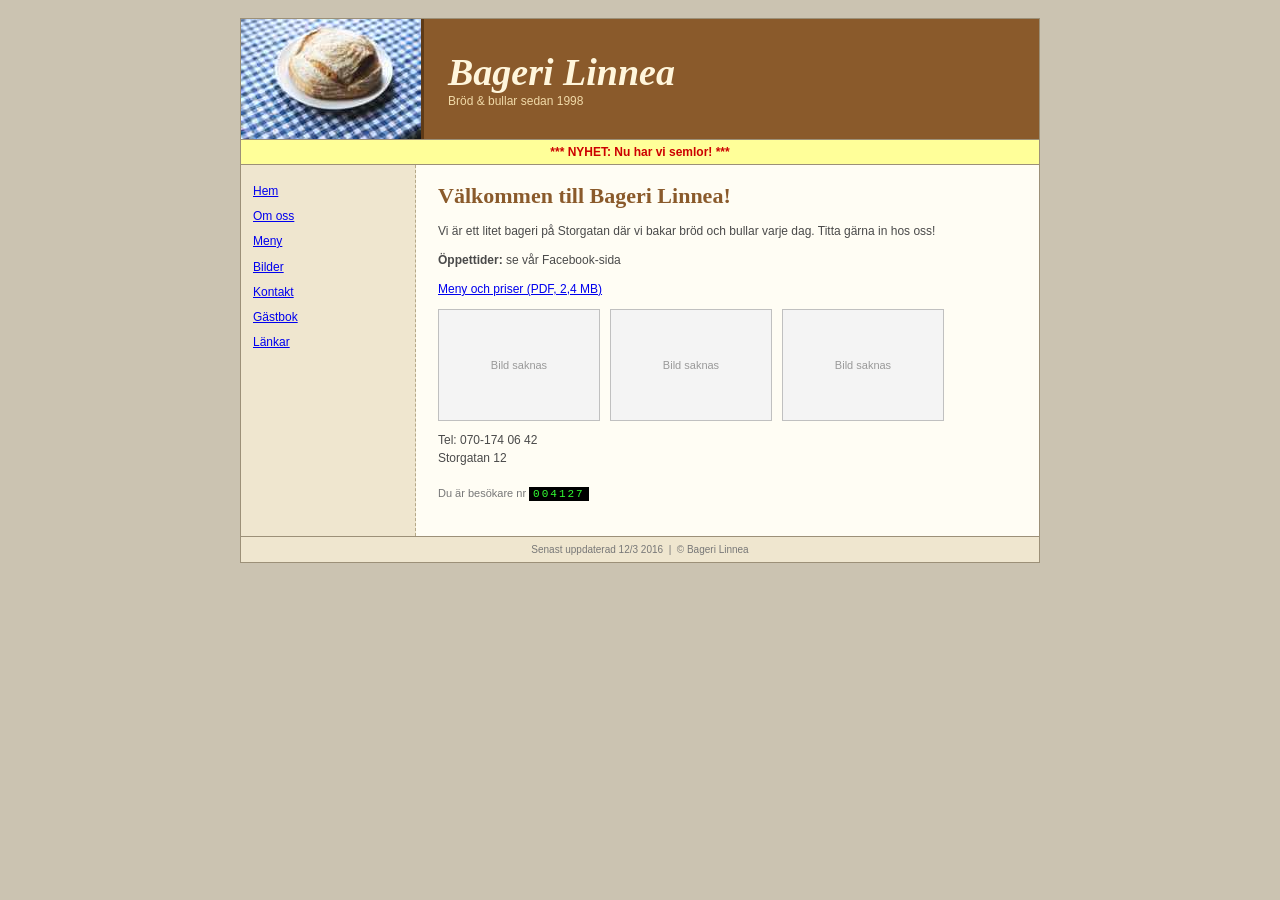
<file: exempel/i-dag.html>
<!DOCTYPE html>
<html lang="sv">
<head>
<meta charset="utf-8">
<title>Bageri Linnea - Välkommen!</title>
<meta name="robots" content="noindex">
<style>
body { margin: 0; padding: 18px 0 40px; background: #cbc3b1; font-family: Verdana, Geneva, sans-serif; font-size: 12px; color: #4a4a4a; }
table { border-collapse: collapse; }
#wrap { width: 800px; margin: 0 auto; background: #fffdf4; border: 1px solid #9c9078; }
.head td { background: #8a5a2b; padding: 0; vertical-align: middle; }
.head img { display: block; width: 180px; height: 120px; border-right: 3px solid #5e3a17; }
.title { padding: 0 24px !important; color: #fff6dc; font-family: 'Times New Roman', Times, serif; font-size: 38px; font-weight: bold; font-style: italic; }
.title span { display: block; font-family: Verdana, Geneva, sans-serif; font-size: 12px; font-style: normal; font-weight: normal; color: #f0d9a8; }
.news td { background: #ffff99; padding: 5px; text-align: center; color: #cc0000; font-weight: bold; border-top: 1px solid #9c9078; border-bottom: 1px solid #9c9078; }
.nav { width: 150px; padding: 14px 12px; background: #efe6cf; border-right: 1px dashed #b5a888; vertical-align: top; line-height: 2.1; }
.nav a { color: #0000ee; }
.main { padding: 14px 22px 22px; vertical-align: top; line-height: 1.5; }
h1 { margin: 0 0 10px; font-family: 'Times New Roman', Times, serif; font-size: 22px; color: #8a5a2b; }
p { margin: 0 0 11px; }
a { color: #0000ee; }
.pics td { padding: 0 10px 10px 0; }
.missing { width: 160px; height: 110px; border: 1px solid #c0c0c0; background: #f4f4f4; color: #999; font-size: 11px; display: flex; align-items: center; justify-content: center; }
.counter { margin-top: 18px; font-size: 11px; color: #777; }
.counter span { font-family: 'Courier New', monospace; background: #000; color: #3f3; padding: 1px 4px; letter-spacing: 2px; }
.foot td { padding: 7px; border-top: 1px solid #9c9078; background: #efe6cf; font-size: 10px; text-align: center; color: #777; }
</style>
</head>
<body>
<table id="wrap" width="800" cellpadding="0" cellspacing="0">
  <tr class="head">
    <td colspan="2">
      <table width="100%" cellpadding="0" cellspacing="0"><tr>
        <td width="183"><img src="img/gammal.jpg" width="180" height="120" alt=""></td>
        <td class="title">Bageri Linnea<span>Bröd &amp; bullar sedan 1998</span></td>
      </tr></table>
    </td>
  </tr>
  <tr class="news"><td colspan="2">*** NYHET: Nu har vi semlor! ***</td></tr>
  <tr>
    <td class="nav">
      <a href="#">Hem</a><br>
      <a href="#">Om oss</a><br>
      <a href="#">Meny</a><br>
      <a href="#">Bilder</a><br>
      <a href="#">Kontakt</a><br>
      <a href="#">Gästbok</a><br>
      <a href="#">Länkar</a>
    </td>
    <td class="main">
      <h1>Välkommen till Bageri Linnea!</h1>
      <p>Vi är ett litet bageri på Storgatan där vi bakar bröd och bullar varje dag. Titta gärna in hos oss!</p>
      <p><b>Öppettider:</b> se vår Facebook-sida</p>
      <p><a href="#">Meny och priser (PDF, 2,4 MB)</a></p>
      <table class="pics"><tr>
        <td><div class="missing">Bild saknas</div></td>
        <td><div class="missing">Bild saknas</div></td>
        <td><div class="missing">Bild saknas</div></td>
      </tr></table>
      <p>Tel: 070-174 06 42<br>Storgatan 12</p>
      <p class="counter">Du är besökare nr <span>004127</span></p>
    </td>
  </tr>
  <tr class="foot"><td colspan="2">Senast uppdaterad 12/3 2016 &nbsp;|&nbsp; &copy; Bageri Linnea</td></tr>
</table>
</body>
</html>
</file>
<file: style.css>
/* alfredg.se v2 — Alfred Gustafsson. Hand-built, no framework. */

@font-face { font-family: Switzer; src: url(fonts/switzer-400.woff2) format('woff2'); font-weight: 400; font-display: swap; }
@font-face { font-family: Switzer; src: url(fonts/switzer-500.woff2) format('woff2'); font-weight: 500; font-display: swap; }
@font-face { font-family: Switzer; src: url(fonts/switzer-600.woff2) format('woff2'); font-weight: 600; font-display: swap; }
@font-face { font-family: Switzer; src: url(fonts/switzer-700.woff2) format('woff2'); font-weight: 700; font-display: swap; }

:root {
  --bg: #f0efeb;
  --surface: #e5e3de;
  --ink: #171614;
  --muted: #57534d;
  --line: #cdc9c1;
  --accent: #164b54;
  --accent-step: #1d5a64;
  --accent-deep: #0e363d;
  --accent-soft: #c9dbd8;
  --on-accent: #f0efeb;

  --step-small: .875rem;
  --step-body: clamp(1.0625rem, 1rem + .28vw, 1.25rem);
  --step-big: clamp(1.1875rem, 1.05rem + .5vw, 1.4375rem);
  --step-lead: clamp(1.3125rem, 1rem + 1.05vw, 2rem);
  --step-h3: clamp(1.375rem, 1.1rem + .95vw, 2.125rem);
  --step-head: clamp(2.75rem, 1.3rem + 5vw, 6.5rem);
  --step-display: 11.2vw;

  --m: clamp(20px, 3.3vw, 56px);
  --gap: clamp(16px, 1.7vw, 28px);
  --section: clamp(104px, 12vw, 200px);
  --ease: cubic-bezier(.2, .7, .2, 1);
  --ease-out: cubic-bezier(.16, 1, .3, 1);
}

*, *::before, *::after { box-sizing: border-box; }
html { -webkit-text-size-adjust: 100%; scroll-behavior: smooth; scroll-padding-top: 16px; }
body { margin: 0; background: var(--bg); color: var(--ink); font-family: Switzer, system-ui, -apple-system, 'Segoe UI', sans-serif; font-size: var(--step-body); line-height: 1.55; -webkit-font-smoothing: antialiased; text-rendering: optimizeLegibility; }
h1, h2, h3, h4, p, ol, ul, dl, dd, figure { margin: 0; }
ol, ul { padding: 0; list-style: none; }
img, svg { display: block; }
a { color: inherit; }
button { font: inherit; color: inherit; }
::selection { background: var(--accent); color: var(--on-accent); }
:focus-visible { outline: 2px solid var(--accent); outline-offset: 3px; }
.sr { position: absolute; width: 1px; height: 1px; overflow: hidden; clip: rect(0 0 0 0); white-space: nowrap; }

.skip { position: absolute; left: var(--m); top: -100px; z-index: 20; padding: 12px 18px; background: var(--ink); color: var(--bg); font-weight: 600; text-decoration: none; }
.skip:focus { top: 12px; }

.wrap { padding-inline: var(--m); }
.grid { display: grid; grid-template-columns: repeat(12, minmax(0, 1fr)); column-gap: var(--gap); }

/* ── Entrances ─────────────────────────────────────────────── */
.js .rise { opacity: 0; transform: translateY(28px); transition: opacity .9s var(--ease-out), transform 1.1s var(--ease-out); }
.js .rise.in { opacity: 1; transform: none; }

/* ── Button: petrol label + its own arrow cell ─────────────── */
.button { --h: 58px; position: relative; display: inline-flex; align-items: stretch; height: var(--h); overflow: hidden; isolation: isolate; background: var(--accent); color: var(--on-accent); font-weight: 600; font-size: 1.0625rem; letter-spacing: -0.005em; text-decoration: none; white-space: nowrap; transition: transform .2s var(--ease); }
.button::before { content: ''; position: absolute; inset: 0; z-index: -1; background: var(--accent-deep); transform: scaleX(0); transform-origin: left; transition: transform .5s var(--ease-out); }
.button:hover::before { transform: scaleX(1); }
.button:active { transform: translateY(1px); }
.button-label { display: flex; align-items: center; padding: 0 26px; }
.button-arrow { display: flex; align-items: center; justify-content: center; width: var(--h); border-left: 1px solid rgb(240 239 235 / .28); }
.button-arrow svg { width: 19px; height: 19px; transition: transform .45s var(--ease-out); }
.button:hover .button-arrow svg { transform: translateX(4px); }
.button-light { background: var(--on-accent); color: var(--accent); }
.button-light::before { background: #fff; }
.button-light .button-arrow { border-left-color: rgb(22 75 84 / .25); }
.button-light:focus-visible { outline-color: var(--on-accent); }

.text-link { font-weight: 600; text-decoration: underline; text-decoration-thickness: 1px; text-underline-offset: .32em; transition: color .2s, text-underline-offset .25s var(--ease); }
.text-link:hover { color: var(--accent); text-underline-offset: .48em; }

/* ── Hero ──────────────────────────────────────────────────── */
.bar { display: grid; grid-template-columns: repeat(12, minmax(0, 1fr)); column-gap: var(--gap); align-items: baseline; padding-top: 26px; padding-bottom: 26px; }
.mark { grid-column: 1 / span 4; font-size: 1.3125rem; font-weight: 700; letter-spacing: -0.02em; text-decoration: none; }
.bar-what { grid-column: 5 / span 4; color: var(--muted); }
.bar-nav { grid-column: 9 / -1; display: flex; justify-content: flex-end; gap: clamp(20px, 2.4vw, 40px); }
.bar-nav a, .index a { text-decoration: none; }
.bar-nav a { font-weight: 500; text-decoration: underline; text-decoration-color: transparent; text-decoration-thickness: 1px; text-underline-offset: .3em; transition: text-decoration-color .25s; }
.bar-nav a:hover { text-decoration-color: currentColor; }

.statement { margin-top: clamp(40px, 7.5vw, 136px); font-size: var(--step-display); font-weight: 700; line-height: .88; letter-spacing: -0.052em; }
.statement span { display: block; }
.statement span:last-child { color: var(--accent); }

.hero-foot { margin-top: clamp(40px, 5.4vw, 88px); padding-bottom: clamp(8px, 2vw, 32px); }
.hero-grid { padding-top: 22px; border-top: 1px solid var(--ink); align-items: start; }
.hero-lead { grid-column: 1 / span 6; }
.lead { max-width: 25em; font-size: var(--step-lead); font-weight: 500; line-height: 1.28; letter-spacing: -0.018em; }
.hero-actions { display: flex; flex-wrap: wrap; align-items: center; gap: 18px 32px; margin-top: clamp(28px, 3vw, 44px); }
.index { grid-column: 9 / -1; }
.index a { display: grid; grid-template-columns: 3.2em 1fr auto; align-items: baseline; padding: 11px 0; border-bottom: 1px solid var(--line); font-weight: 500; transition: color .25s, padding-left .45s var(--ease-out); }
.index li:first-child a { padding-top: 2px; }
.index a span { color: var(--muted); font-size: var(--step-small); font-variant-numeric: tabular-nums; transition: color .25s; }
.index a::after { content: '↓'; opacity: 0; transform: translateY(-6px); transition: opacity .25s, transform .45s var(--ease-out); }
.index a:hover { padding-left: 10px; color: var(--accent); }
.index a:hover span { color: var(--accent); }
.index a:hover::after { opacity: 1; transform: none; }

/* ── Section heads ─────────────────────────────────────────── */
.section { padding-top: var(--section); }
.section-head { row-gap: 20px; align-items: start; margin-bottom: clamp(48px, 6vw, 104px); padding-top: 20px; border-top: 1px solid var(--ink); }
.num { grid-column: 1 / span 1; padding-top: .35em; font-weight: 600; font-variant-numeric: tabular-nums; }
.section-head h2 { grid-column: 2 / span 6; font-size: var(--step-head); font-weight: 700; line-height: .92; letter-spacing: -0.045em; }
.section-lead { grid-column: 8 / -1; max-width: 30em; padding-top: .3em; font-size: var(--step-big); line-height: 1.45; }

/* ── 01 Steps ──────────────────────────────────────────────── */
.step { position: relative; isolation: isolate; align-items: start; padding-block: clamp(28px, 3.4vw, 52px); border-top: 1px solid var(--line); }
.step:last-child { border-bottom: 1px solid var(--line); }
.step::before { content: ''; position: absolute; inset: 0 calc(-1 * min(var(--m), 24px)); z-index: -1; background: var(--surface); opacity: 0; transition: opacity .35s; }
.step:hover::before { opacity: 1; }
.step-num { grid-column: 1 / span 2; font-size: clamp(4.5rem, 2rem + 6.5vw, 10rem); font-weight: 700; line-height: .78; letter-spacing: -0.06em; font-variant-numeric: tabular-nums; transition: color .35s, transform .6s var(--ease-out); }
.step:hover .step-num { color: var(--accent); transform: translateX(10px); }
.step h3 { grid-column: 3 / span 4; padding-top: .1em; font-size: var(--step-h3); font-weight: 600; line-height: 1.12; letter-spacing: -0.022em; }
.step p { grid-column: 8 / -1; max-width: 32em; }

/* ── 02 Example ────────────────────────────────────────────── */
.example { margin-top: var(--section); padding-top: clamp(64px, 7vw, 120px); padding-bottom: var(--section); overflow-x: clip; background: var(--accent); color: var(--on-accent); }
.example .section-head { border-top-color: rgb(240 239 235 / .55); }
.example ::selection { background: var(--on-accent); color: var(--accent); }
.example :focus-visible { outline-color: var(--on-accent); }

.example-bar { display: flex; flex-wrap: wrap; justify-content: space-between; align-items: baseline; gap: 16px 32px; margin-bottom: clamp(24px, 3vw, 44px); }
.case { font-weight: 600; letter-spacing: .01em; }
.case span { opacity: .55; }
.toggle { display: flex; gap: 32px; }
.toggle button { position: relative; padding: 6px 0; border: 0; background: none; font-size: var(--step-big); font-weight: 600; opacity: .55; cursor: pointer; transition: opacity .25s; }
.toggle button::after { content: ''; position: absolute; inset: auto 0 0; height: 2px; background: currentColor; transform: scaleX(0); transform-origin: left; transition: transform .45s var(--ease-out); }
.toggle button:hover, .toggle button[aria-pressed="true"] { opacity: 1; }
.toggle button[aria-pressed="true"]::after { transform: scaleX(1); }

.stage { position: relative; perspective: 2200px; perspective-origin: 50% 20%; }
.stage-in { transform-style: preserve-3d; }
.tilt { --rx: 2.5deg; --ry: -4deg; position: relative; padding-bottom: 7.5%; transform-style: preserve-3d; transform: rotateX(var(--rx)) rotateY(var(--ry)); transition: transform 1s var(--ease-out); }
.screen { position: relative; overflow: hidden; background: #fff; }
.screen iframe { position: absolute; top: 0; left: 0; width: 100%; height: 100%; border: 0; transform-origin: 0 0; pointer-events: none; }
.shot { transition: opacity .55s var(--ease), visibility 0s; }
.stage[data-state="after"] .shot-before,
.stage[data-state="before"] .shot-after { opacity: 0; visibility: hidden; transition: opacity .55s var(--ease), visibility 0s .55s; }

.browser { width: 84%; overflow: hidden; border-radius: 8px; background: var(--bg); box-shadow: 0 0 0 1px rgb(0 0 0 / .1), 0 60px 100px -50px rgb(3 18 21 / .7); }
.browser-top { display: flex; align-items: center; justify-content: center; height: clamp(26px, 2.6vw, 42px); background: var(--surface); border-bottom: 1px solid #d3d0c8; }
.url { min-width: 36%; padding: 3px 14px; border-radius: 5px; background: var(--bg); color: var(--muted); font-size: clamp(.6875rem, .55rem + .35vw, .8125rem); text-align: center; }
.browser .screen { aspect-ratio: 16 / 10; }
.phone { position: absolute; right: 0; bottom: 0; width: 21%; padding: clamp(5px, .7vw, 10px); border-radius: clamp(18px, 2.6vw, 42px); background: #141312; box-shadow: 0 0 0 1px rgb(255 255 255 / .06) inset, 0 60px 90px -40px rgb(3 18 21 / .8); transform: translateZ(80px); }
.phone .screen { aspect-ratio: 390 / 844; border-radius: clamp(13px, 2vw, 33px); }

.example-foot { margin-top: clamp(56px, 7vw, 112px); align-items: end; row-gap: 40px; }
.changes { grid-column: 1 / span 9; width: 100%; border-collapse: collapse; }
.changes th, .changes td { padding: 16px 20px 16px 0; border-bottom: 1px solid rgb(240 239 235 / .22); text-align: left; vertical-align: top; }
.changes thead th { padding-top: 0; font-size: var(--step-small); font-weight: 600; opacity: .65; }
.changes tbody th { width: 21%; font-weight: 600; }
.changes tbody td:nth-of-type(1) { width: 32%; opacity: .62; }
.changes tbody tr { transition: background-color .25s; }
.changes tbody tr:hover { background: rgb(240 239 235 / .07); }
.example-cta { grid-column: 10 / -1; justify-self: end; }

/* ── 03 Pricing ────────────────────────────────────────────── */
.plans { display: grid; grid-template-columns: repeat(3, minmax(0, 1fr)); grid-template-rows: repeat(6, auto); gap: 0 var(--gap); }
.plan { position: relative; display: grid; grid-template-columns: minmax(0, 1fr); grid-row: span 6; grid-template-rows: subgrid; padding: clamp(24px, 2.4vw, 40px); border: 1px solid var(--line); background: var(--bg); transition: transform .5s var(--ease-out), box-shadow .5s var(--ease-out), border-color .3s; }
.plan:hover { transform: translateY(-8px); border-color: var(--ink); box-shadow: 0 34px 60px -40px rgb(23 22 20 / .45); }
.plan-head { display: flex; flex-wrap: wrap; justify-content: space-between; align-items: baseline; gap: 10px 12px; }
.plan h3 { font-size: clamp(1.75rem, 1.2rem + 1.4vw, 2.625rem); font-weight: 700; line-height: 1; letter-spacing: -0.035em; }
.tag { padding: 4px 10px; border: 1px solid currentColor; font-size: var(--step-small); font-weight: 600; white-space: nowrap; }
.plan-pitch { margin-top: 16px; max-width: 24em; }
.price { margin-top: clamp(24px, 2.4vw, 36px); border-top: 1px solid currentColor; }
.price p { display: grid; grid-template-columns: auto 1fr; column-gap: 10px; align-items: baseline; }
.price .from { grid-column: 1; font-size: var(--step-small); font-weight: 500; }
.price strong { grid-column: 2; font-weight: 700; letter-spacing: -0.04em; font-variant-numeric: tabular-nums; }
.price .per { grid-column: 2; font-size: var(--step-small); opacity: .75; }
.price-once { padding: 18px 0 16px; }
.price-once strong { font-size: clamp(2.25rem, 1.4rem + 2.2vw, 3.5rem); line-height: 1; }
.price-month { padding: 14px 0 18px; border-top: 1px solid; border-color: inherit; border-top-color: rgb(23 22 20 / .18); border-bottom: 1px solid currentColor; }
.price-month strong { font-size: clamp(1.375rem, 1.1rem + .8vw, 1.875rem); line-height: 1.1; }
.plan-keys { margin-top: 22px; }
.plan-keys li { position: relative; padding: 9px 0 9px 22px; border-bottom: 1px solid rgb(23 22 20 / .1); }
.plan-keys li::before { content: ''; position: absolute; left: 0; top: 1.05em; width: 10px; height: 1.5px; background: currentColor; }
.plan-keys li:last-child { border-bottom: 0; }

.more { margin-top: 10px; align-self: start; }
.more summary, .qa summary { display: flex; justify-content: space-between; align-items: center; gap: 16px; cursor: pointer; list-style: none; }
.more summary::-webkit-details-marker, .qa summary::-webkit-details-marker { display: none; }
.more summary { padding: 14px 0; border-top: 1px solid currentColor; font-weight: 600; }
.more summary:hover span:first-child { text-decoration: underline; text-underline-offset: .3em; text-decoration-thickness: 1px; }
.plus { position: relative; flex: none; width: 14px; height: 14px; }
.plus::before, .plus::after { content: ''; position: absolute; left: 0; right: 0; top: calc(50% - .75px); height: 1.5px; background: currentColor; transition: transform .45s var(--ease-out); }
.plus::after { transform: rotate(90deg); }
details[open] > summary .plus::after { transform: rotate(0deg); }
.more-body { padding: 4px 0 18px; font-size: .9375rem; line-height: 1.5; }
.more-body h4 { margin: 14px 0 8px; font-size: var(--step-small); font-weight: 600; letter-spacing: .01em; }
.more-body li { position: relative; padding: 5px 0 5px 16px; }
.more-body li::before { content: ''; position: absolute; left: 0; top: 1em; width: 6px; height: 1.5px; background: currentColor; opacity: .6; }
.more-body b { font-weight: 600; }
.more-note { margin-top: 12px; padding-top: 12px; border-top: 1px solid rgb(23 22 20 / .15); font-weight: 500; }
.button-plan { justify-self: stretch; align-self: end; margin-top: 18px; }
.button-plan .button-label { flex: 1; }

.plan-pick { border-color: var(--accent); background: var(--accent); color: var(--on-accent); }
.plan-pick:hover { border-color: var(--accent); box-shadow: 0 34px 60px -36px rgb(14 54 61 / .7); }
.plan-pick .price-month { border-top-color: rgb(240 239 235 / .25); }
.plan-pick .plan-keys li { border-bottom-color: rgb(240 239 235 / .16); }
.plan-pick .more-note { border-top-color: rgb(240 239 235 / .25); }
.plan-pick .button { background: var(--on-accent); color: var(--accent); }
.plan-pick .button::before { background: #fff; }
.plan-pick .button-arrow { border-left-color: rgb(22 75 84 / .25); }
.plan-pick :focus-visible { outline-color: var(--on-accent); }

.notes { margin-top: clamp(56px, 6vw, 96px); align-items: start; row-gap: 20px; }
.notes h3 { grid-column: 1 / span 3; font-size: var(--step-h3); font-weight: 700; letter-spacing: -0.025em; line-height: 1.1; }
.notes dl { grid-column: 4 / -1; display: grid; grid-template-columns: repeat(2, minmax(0, 1fr)); column-gap: var(--gap); }
.notes dl div { padding: 16px 0 20px; border-top: 1px solid var(--line); }
.notes dt { margin-bottom: 4px; font-weight: 600; }
.notes dd { color: var(--muted); }

/* ── 04 About ──────────────────────────────────────────────── */
.about-body { row-gap: clamp(40px, 5vw, 80px); }
.about-big { grid-column: 2 / span 10; font-size: clamp(1.75rem, 1rem + 2.7vw, 3.75rem); font-weight: 600; line-height: 1.08; letter-spacing: -0.035em; text-wrap: balance; }
.about-col h3, .work h3 { margin-bottom: 14px; font-size: var(--step-h3); font-weight: 700; line-height: 1.1; letter-spacing: -0.025em; }
.about-why { grid-column: 2 / span 5; }
.about-how { grid-column: 8 / span 5; }
.about-col p { max-width: 32em; }
.work { margin-top: clamp(64px, 7vw, 120px); row-gap: 20px; align-items: start; }
.work h3 { grid-column: 2 / span 3; }
.work-rows { grid-column: 5 / -1; }
.work-rows div { display: grid; grid-template-columns: minmax(0, 1fr) minmax(0, 2fr); column-gap: var(--gap); padding: 18px 0; border-top: 1px solid var(--line); transition: padding-left .45s var(--ease-out); }
.work-rows div:last-child { border-bottom: 1px solid var(--line); }
.work-rows div:hover { padding-left: 8px; }
.work-rows dt { font-weight: 600; }

/* ── 05 FAQ ────────────────────────────────────────────────── */
.faq { padding-bottom: var(--section); }
.qa { border-top: 1px solid var(--line); }
.qa:last-child { border-bottom: 1px solid var(--line); }
.qa summary { display: grid; grid-template-columns: repeat(12, minmax(0, 1fr)); column-gap: var(--gap); padding: clamp(18px, 2vw, 28px) 0; font-size: var(--step-big); font-weight: 600; letter-spacing: -0.012em; transition: color .25s; }
.qa summary > span:first-child { grid-column: 2 / span 9; }
.qa summary .plus { grid-column: 12; justify-self: end; width: 16px; height: 16px; }
.qa summary:hover { color: var(--accent); }
.qa-body { display: grid; grid-template-columns: repeat(12, minmax(0, 1fr)); column-gap: var(--gap); padding-bottom: clamp(22px, 2.4vw, 32px); }
.qa-body p { grid-column: 2 / span 7; max-width: 38em; }
.qa-body a { text-underline-offset: .25em; }

@supports (interpolate-size: allow-keywords) {
  :root { interpolate-size: allow-keywords; }
  details::details-content { height: 0; overflow: clip; transition: height .5s var(--ease-out), content-visibility .5s allow-discrete; }
  details[open]::details-content { height: auto; }
}

/* ── Contact ───────────────────────────────────────────────── */
.contact { padding: clamp(80px, 10vw, 168px) 0 32px; background: var(--ink); color: var(--bg); }
.contact ::selection { background: var(--bg); color: var(--ink); }
.contact :focus-visible { outline-color: var(--bg); }
.contact-head { row-gap: 16px; align-items: end; padding-bottom: clamp(28px, 3vw, 44px); border-bottom: 1px solid rgb(240 239 235 / .3); }
.contact-head h2 { grid-column: 1 / span 6; font-size: var(--step-head); font-weight: 700; line-height: .92; letter-spacing: -0.045em; }
.contact-lead { grid-column: 8 / -1; max-width: 28em; font-size: var(--step-big); line-height: 1.45; }
.email { display: block; margin-top: clamp(28px, 4vw, 64px); font-size: 7.5vw; font-weight: 700; line-height: 1; letter-spacing: -0.045em; text-decoration: underline; text-decoration-color: transparent; text-decoration-thickness: .06em; text-underline-offset: .12em; transition: text-decoration-color .35s, color .35s; overflow-wrap: anywhere; }
.email:hover { color: var(--accent-soft); text-decoration-color: currentColor; }
.contact-row { display: flex; flex-wrap: wrap; align-items: center; gap: 16px 36px; margin-top: clamp(28px, 3vw, 44px); }
.copy { display: inline-flex; align-items: center; height: 48px; padding: 0 20px; border: 1px solid rgb(240 239 235 / .45); background: none; font-weight: 600; cursor: pointer; transition: background-color .25s, color .25s, border-color .25s; }
.copy:hover { background: var(--bg); color: var(--ink); border-color: var(--bg); }
.copy.done { border-color: var(--accent-soft); color: var(--accent-soft); background: none; }
.contact-phone { font-size: var(--step-big); font-weight: 600; text-decoration: underline; text-decoration-thickness: 1px; text-underline-offset: .3em; }
.contact-phone:hover { color: var(--accent-soft); }
.contact-row p { color: rgb(240 239 235 / .65); }
.colophon { display: flex; flex-wrap: wrap; justify-content: space-between; gap: 8px 32px; margin-top: clamp(72px, 9vw, 144px); padding-top: 20px; border-top: 1px solid rgb(240 239 235 / .2); color: rgb(240 239 235 / .6); font-size: var(--step-small); }

/* ── Tablet ────────────────────────────────────────────────── */
@media (max-width: 1080px) {
  .bar-what { display: none; }
  .mark { grid-column: 1 / span 6; }
  .bar-nav { grid-column: 7 / -1; }
  .hero-lead { grid-column: 1 / span 7; }
  .index { grid-column: 9 / -1; }
  .num { grid-column: 1 / -1; padding-top: 0; }
  .section-head h2 { grid-column: 1 / span 9; }
  .section-lead { grid-column: 1 / span 9; }
  .step-num { grid-column: 1 / span 2; }
  .step h3 { grid-column: 3 / -1; }
  .step p { grid-column: 3 / -1; margin-top: 14px; }
  .changes { grid-column: 1 / -1; }
  .example-cta { grid-column: 1 / -1; justify-self: start; }
  .notes h3 { grid-column: 1 / -1; }
  .notes dl { grid-column: 1 / -1; }
  .about-big, .about-why, .about-how { grid-column: 1 / -1; }
  .about-why { grid-column: 1 / span 6; }
  .about-how { grid-column: 7 / -1; }
  .work h3, .work-rows { grid-column: 1 / -1; }
  .qa summary > span:first-child { grid-column: 1 / span 11; }
  .qa-body p { grid-column: 1 / span 10; }
  .contact-head h2, .contact-lead { grid-column: 1 / -1; }
}

@media (max-width: 900px) {
  .plans { grid-template-columns: minmax(0, 1fr); grid-template-rows: none; gap: var(--gap); max-width: 640px; }
  .plan { grid-row: auto; grid-template-rows: none; }
  .plan:hover { transform: none; }
  .more { align-self: auto; }
}

/* ── Phone ─────────────────────────────────────────────────── */
@media (max-width: 760px) {
  :root { --step-display: 12.6vw; }
  .bar { padding-top: 18px; padding-bottom: 18px; }
  .mark { grid-column: 1 / span 8; font-size: 1.1875rem; }
  .bar-nav { grid-column: 9 / -1; }
  .bar-phone { display: none; }
  .statement { margin-top: 36px; letter-spacing: -0.048em; }
  .hero-lead, .index { grid-column: 1 / -1; }
  .index { margin-top: 44px; }
  .hero-actions { gap: 18px 24px; }
  .button { --h: 56px; }
  .button-label { padding: 0 20px; }
  .step-num { grid-column: 1 / -1; margin-bottom: 18px; font-size: 4.25rem; }
  .step h3, .step p { grid-column: 1 / -1; }
  .step:hover .step-num { transform: none; }
  .example-bar { flex-direction: column; align-items: flex-start; gap: 12px; }
  .tilt { --rx: 2deg; --ry: -3deg; padding-bottom: 20%; }
  .browser { width: 86%; border-radius: 6px; }
  .phone { width: 34%; }
  .changes thead { display: none; }
  .changes, .changes tbody, .changes tr, .changes th, .changes td { display: block; width: auto !important; }
  .changes tr { padding: 16px 0; border-bottom: 1px solid rgb(240 239 235 / .22); }
  .changes th, .changes td { padding: 0; border: 0; }
  .changes tbody th { margin-bottom: 6px; }
  .changes td::before { display: block; font-size: var(--step-small); font-weight: 600; opacity: .7; }
  .changes td:nth-of-type(1)::before { content: 'I dag'; }
  .changes td:nth-of-type(2) { margin-top: 8px; }
  .changes td:nth-of-type(2)::before { content: 'Förslaget'; }
  .example-cta .button { width: 100%; }
  .example-cta { justify-self: stretch; }
  .example-cta .button-label { flex: 1; }
  .notes dl { grid-template-columns: minmax(0, 1fr); }
  .about-why, .about-how { grid-column: 1 / -1; }
  .work-rows div { grid-template-columns: minmax(0, 1fr); row-gap: 4px; }
  .qa summary { grid-template-columns: minmax(0, 1fr) auto; }
  .qa summary > span:first-child { grid-column: 1; }
  .qa summary .plus { grid-column: 2; }
  .qa-body { display: block; }
  .email { font-size: 7.2vw; }
  .colophon { flex-direction: column; }
}

/* ── Motion preferences and scroll-driven depth ────────────── */
@media (prefers-reduced-motion: no-preference) {
  @supports (animation-timeline: view()) {
    .stage-in { animation: stage-in linear both; animation-timeline: view(); animation-range: entry 0% cover 42%; }
    @keyframes stage-in {
      from { transform: rotateX(16deg) translateY(56px) scale(.95); }
      to { transform: none; }
    }
  }
}

@media (prefers-reduced-motion: reduce) {
  html { scroll-behavior: auto; }
  *, *::before, *::after { transition-duration: .01ms !important; animation-duration: .01ms !important; }
  .js .rise { opacity: 1; transform: none; }
  .tilt { --rx: 0deg; --ry: 0deg; }
}
</file>
<file: exempel/linnea.css>
/* Bageri Linnea: a made-up bakery, built to show what a proposal can look like. */

@font-face { font-family: Gambetta; src: url(../fonts/gambetta-400.woff2) format('woff2'); font-weight: 400; font-display: swap; }
@font-face { font-family: Gambetta; src: url(../fonts/gambetta-600.woff2) format('woff2'); font-weight: 600; font-display: swap; }
@font-face { font-family: Switzer; src: url(../fonts/switzer-400.woff2) format('woff2'); font-weight: 400; font-display: swap; }
@font-face { font-family: Switzer; src: url(../fonts/switzer-500.woff2) format('woff2'); font-weight: 500; font-display: swap; }
@font-face { font-family: Switzer; src: url(../fonts/switzer-600.woff2) format('woff2'); font-weight: 600; font-display: swap; }

:root {
  --cream: #f6f1e8;
  --paper: #fbf8f2;
  --ink: #2a2119;
  --muted: #6b5a44;
  --crust: #7a4a22;
  --crust-dark: #5c3616;
  --soft: #ece4d6;
  --line: #ddd1bd;
  --open: #3f8a4c;
  --shut: #b0543a;
  --m: clamp(20px, 4.4vw, 64px);
  --serif: Gambetta, Georgia, 'Times New Roman', serif;
  --sans: Switzer, system-ui, -apple-system, 'Segoe UI', sans-serif;
  --ease: cubic-bezier(.2, .7, .2, 1);
}

*, *::before, *::after { box-sizing: border-box; }
html { -webkit-text-size-adjust: 100%; scroll-behavior: smooth; }
body { margin: 0; background: var(--cream); color: var(--ink); font-family: var(--sans); font-size: 1.0625rem; line-height: 1.55; -webkit-font-smoothing: antialiased; }
img { display: block; max-width: 100%; height: auto; }
h1, h2, h3 { margin: 0; font-family: var(--serif); font-weight: 600; line-height: 1.04; letter-spacing: -0.012em; text-wrap: balance; }
p { margin: 0; }
a { color: inherit; }
figure { margin: 0; }
:focus-visible { outline: 2px solid var(--crust); outline-offset: 3px; }
.sr { position: absolute; width: 1px; height: 1px; overflow: hidden; clip: rect(0 0 0 0); white-space: nowrap; }

/* The demo bar says plainly that this is an example. Hidden inside the frames on alfredg.se. */
.demo-bar { display: flex; justify-content: space-between; align-items: center; gap: 8px 24px; flex-wrap: wrap; padding: 10px var(--m); background: var(--ink); color: var(--cream); font-size: .875rem; }
.demo-bar p { display: flex; flex-wrap: wrap; gap: 4px 12px; }
.demo-bar strong { font-weight: 600; }
.demo-bar span { opacity: .78; }
.demo-bar a { white-space: nowrap; text-underline-offset: .2em; }
.in-frame .demo-bar { display: none; }

.top { position: sticky; top: 0; z-index: 5; display: flex; align-items: center; justify-content: space-between; gap: 24px; padding: 18px var(--m); background: var(--cream); border-bottom: 1px solid var(--line); }
.name { font-family: var(--serif); font-size: 1.75rem; font-weight: 600; letter-spacing: -0.015em; text-decoration: none; white-space: nowrap; }
.top nav { display: flex; gap: clamp(18px, 2.4vw, 36px); }
.top nav a { font-weight: 500; text-decoration: none; transition: color .2s; }
.top nav a:hover { color: var(--crust); }
.call { padding: 11px 20px; border-radius: 999px; background: var(--crust); color: var(--cream); font-weight: 600; text-decoration: none; white-space: nowrap; transition: background .2s; }
.call:hover { background: var(--crust-dark); }

.btn { display: inline-flex; align-items: center; justify-content: center; min-height: 50px; padding: 0 26px; border-radius: 999px; background: var(--crust); color: var(--cream); font-weight: 600; text-decoration: none; transition: background .2s, color .2s; }
.btn:hover { background: var(--crust-dark); }
.btn-quiet { background: transparent; color: var(--ink); box-shadow: inset 0 0 0 1.5px var(--ink); }
.btn-quiet:hover { background: var(--ink); color: var(--cream); }

/* Hero */
.hero { display: grid; grid-template-columns: minmax(0, 1fr) minmax(0, 1.18fr); gap: clamp(28px, 4.4vw, 72px); align-items: center; padding: clamp(36px, 5vw, 80px) var(--m) clamp(56px, 7vw, 112px); }
.where { margin-bottom: 18px; color: var(--muted); font-size: .9375rem; }
.hero h1 { font-size: clamp(2.5rem, 1.5rem + 3.4vw, 4.4rem); line-height: 1; }
.status { display: inline-flex; align-items: center; gap: 10px; margin-top: 28px; padding: 9px 16px; border: 1px solid var(--line); border-radius: 999px; background: var(--paper); font-size: .9375rem; font-weight: 500; }
.dot { width: 9px; height: 9px; border-radius: 50%; background: var(--open); box-shadow: 0 0 0 4px rgb(63 138 76 / .16); }
.status.closed .dot { background: var(--shut); box-shadow: 0 0 0 4px rgb(176 84 58 / .16); }
.hero-text { max-width: 33em; margin-top: 24px; font-size: 1.125rem; }
.actions { display: flex; flex-wrap: wrap; gap: 12px; margin-top: 32px; }
.hero-img img { width: 100%; aspect-ratio: 5 / 4; object-fit: cover; border-radius: 6px; }

/* Breads */
.breads { padding: clamp(56px, 7vw, 112px) var(--m); border-top: 1px solid var(--line); }
.head { display: grid; grid-template-columns: 1fr 1fr; gap: 16px 32px; align-items: end; margin-bottom: clamp(28px, 3.4vw, 48px); }
.head p { justify-self: end; max-width: 28em; color: var(--muted); }
.breads h2, .fika h2, .order h2, .visit h2 { font-size: clamp(2.1rem, 1.3rem + 2.6vw, 3.6rem); }
.bread-cards { display: grid; grid-template-columns: repeat(3, minmax(0, 1fr)); gap: clamp(16px, 2.2vw, 36px); margin: 0; padding: 0; list-style: none; }
.bread-cards img { width: 100%; aspect-ratio: 4 / 3; margin-bottom: 18px; object-fit: cover; border-radius: 6px; }
.bread-cards h3 { display: flex; justify-content: space-between; align-items: baseline; gap: 12px; font-size: 1.6rem; }
.bread-cards h3 span { color: var(--crust); font-family: var(--sans); font-size: 1rem; font-weight: 600; white-space: nowrap; }
.bread-cards p { margin-top: 6px; color: var(--muted); }
.bread-list { margin: clamp(36px, 4vw, 56px) 0 0; padding: 0; list-style: none; border-top: 1px solid var(--line); }
.bread-list li { display: grid; grid-template-columns: minmax(10em, 15em) 1fr auto; gap: 4px 24px; align-items: baseline; padding: 16px 0; border-bottom: 1px solid var(--line); }
.bread-list li > :first-child { font-family: var(--serif); font-size: 1.3rem; font-weight: 600; }
.bread-list .desc { color: var(--muted); }
.bread-list li > :last-child { font-weight: 600; white-space: nowrap; }

/* Fika */
.fika { display: grid; grid-template-columns: minmax(0, 1.1fr) minmax(0, 1fr); background: var(--ink); color: var(--cream); }
.fika-img img { width: 100%; height: 100%; min-height: 360px; object-fit: cover; }
.fika-copy { padding: clamp(48px, 6vw, 96px) var(--m); }
.fika-copy > p { max-width: 28em; margin-top: 16px; opacity: .8; }
.menu { margin: 36px 0 0; padding: 0; list-style: none; border-top: 1px solid rgb(246 241 232 / .2); }
.menu li { display: flex; justify-content: space-between; align-items: baseline; gap: 16px; padding: 14px 0; border-bottom: 1px solid rgb(246 241 232 / .2); }
.menu li > :first-child { font-family: var(--serif); font-size: 1.35rem; }
.menu li > :last-child { font-weight: 600; white-space: nowrap; }

/* Order */
.order { display: grid; grid-template-columns: minmax(0, 1fr) minmax(0, 1fr); gap: clamp(28px, 5vw, 88px); align-items: center; padding: clamp(56px, 7vw, 112px) var(--m); background: var(--soft); }
.order-copy p { max-width: 30em; margin: 20px 0 32px; font-size: 1.125rem; }
.order-img img { width: 100%; aspect-ratio: 4 / 3; object-fit: cover; border-radius: 6px; }
.order-img figcaption { margin-top: 10px; color: var(--muted); font-size: .875rem; }

/* Visit */
.visit { padding: clamp(56px, 7vw, 112px) var(--m); }
.visit-grid { display: grid; grid-template-columns: minmax(0, 1fr) minmax(0, 1fr) minmax(0, 1.35fr); gap: clamp(28px, 4vw, 64px); align-items: start; margin-top: clamp(28px, 3.4vw, 48px); }
.hours { width: 100%; border-collapse: collapse; }
.hours th, .hours td { padding: 12px 0; border-bottom: 1px solid var(--line); font-weight: 400; text-align: left; }
.hours tr:first-child th, .hours tr:first-child td { border-top: 1px solid var(--line); }
.hours td { font-weight: 500; text-align: right; }
.hours tr.today th, .hours tr.today td { color: var(--crust); font-weight: 600; }
.hours tr.today th::after { content: ' · i dag'; font-weight: 400; }
.street { margin-bottom: 12px; font-family: var(--serif); font-size: 1.85rem; font-weight: 600; line-height: 1.1; }
.address p + p { margin-top: 14px; }
.map { width: 100%; height: auto; border-radius: 6px; }

.foot { display: flex; flex-wrap: wrap; align-items: baseline; gap: 8px 32px; padding: 48px var(--m) 56px; border-top: 1px solid var(--line); }
.foot-name { font-family: var(--serif); font-size: 1.4rem; font-weight: 600; }
.foot a { text-underline-offset: .2em; }
.foot-note { width: 100%; color: var(--muted); font-size: .8125rem; }

.thumb-bar { display: none; }

@media (max-width: 1080px) {
  .visit-grid { grid-template-columns: minmax(0, 1fr) minmax(0, 1fr); }
  .map { grid-column: 1 / -1; }
}

@media (max-width: 720px) {
  body { padding-bottom: 76px; font-size: 1.0625rem; }
  .top { padding-block: 14px; }
  .top nav, .call-num { display: none; }
  .name { font-size: 1.5rem; }
  .call { padding: 9px 18px; }
  .hero { grid-template-columns: 1fr; padding-top: 20px; gap: 24px; }
  .hero-img { order: -1; }
  .hero-img img { aspect-ratio: 3 / 2; }
  .hero h1 { font-size: 2.45rem; }
  .status { margin-top: 20px; }
  .actions .btn { flex: 1 1 auto; }
  .head { grid-template-columns: 1fr; }
  .head p { justify-self: start; }
  .bread-cards { grid-template-columns: 1fr; gap: 32px; }
  .bread-list li { grid-template-columns: 1fr auto; }
  .bread-list .desc { grid-column: 1 / -1; grid-row: 2; }
  .fika, .order, .visit-grid { grid-template-columns: 1fr; }
  .fika-img img { min-height: 0; aspect-ratio: 3 / 2; }
  .thumb-bar { position: fixed; inset: auto 0 0; z-index: 10; display: grid; grid-template-columns: 1fr 1fr; gap: 8px; padding: 10px 12px calc(10px + env(safe-area-inset-bottom)); background: rgb(246 241 232 / .97); border-top: 1px solid var(--line); }
  .thumb-bar a { display: flex; align-items: center; justify-content: center; min-height: 50px; border-radius: 999px; background: var(--crust); color: var(--cream); font-weight: 600; text-decoration: none; }
  .thumb-bar a + a { background: var(--ink); }
}

@media (prefers-reduced-motion: reduce) {
  html { scroll-behavior: auto; }
}
</file>
